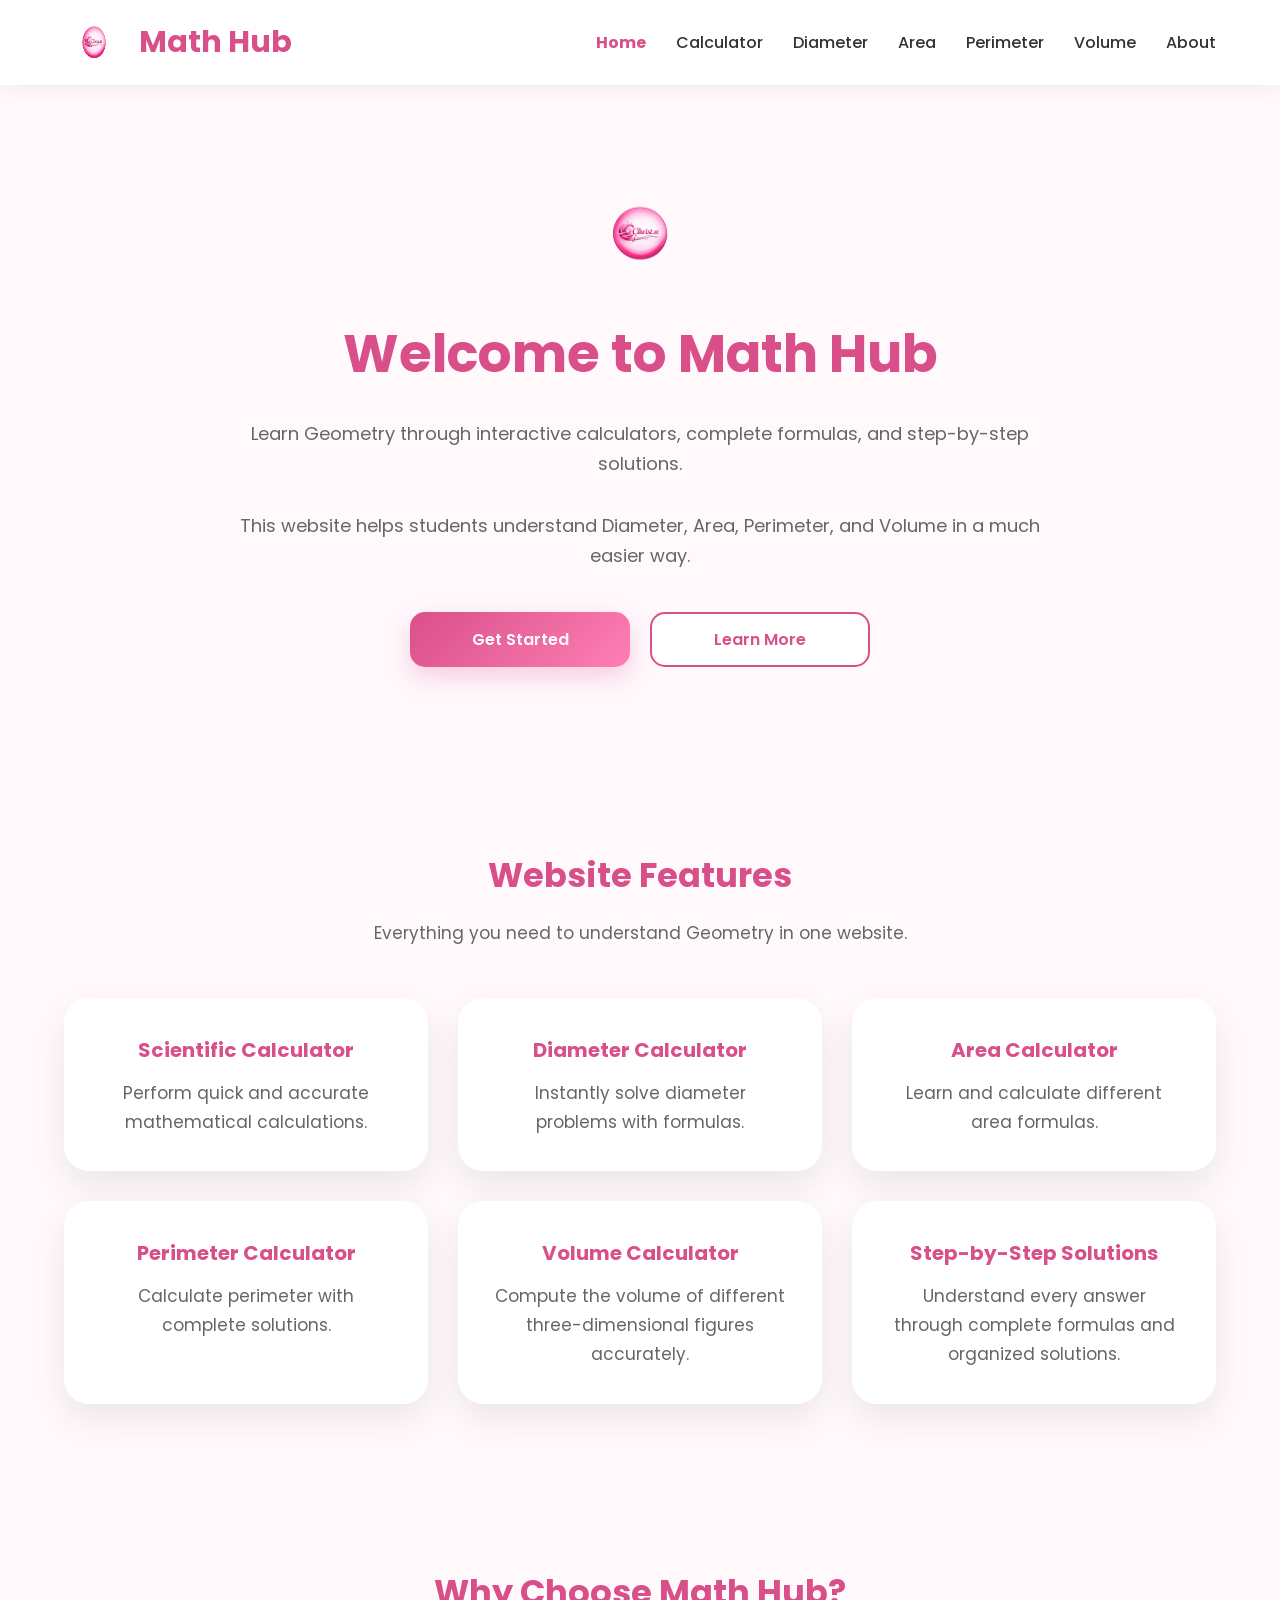
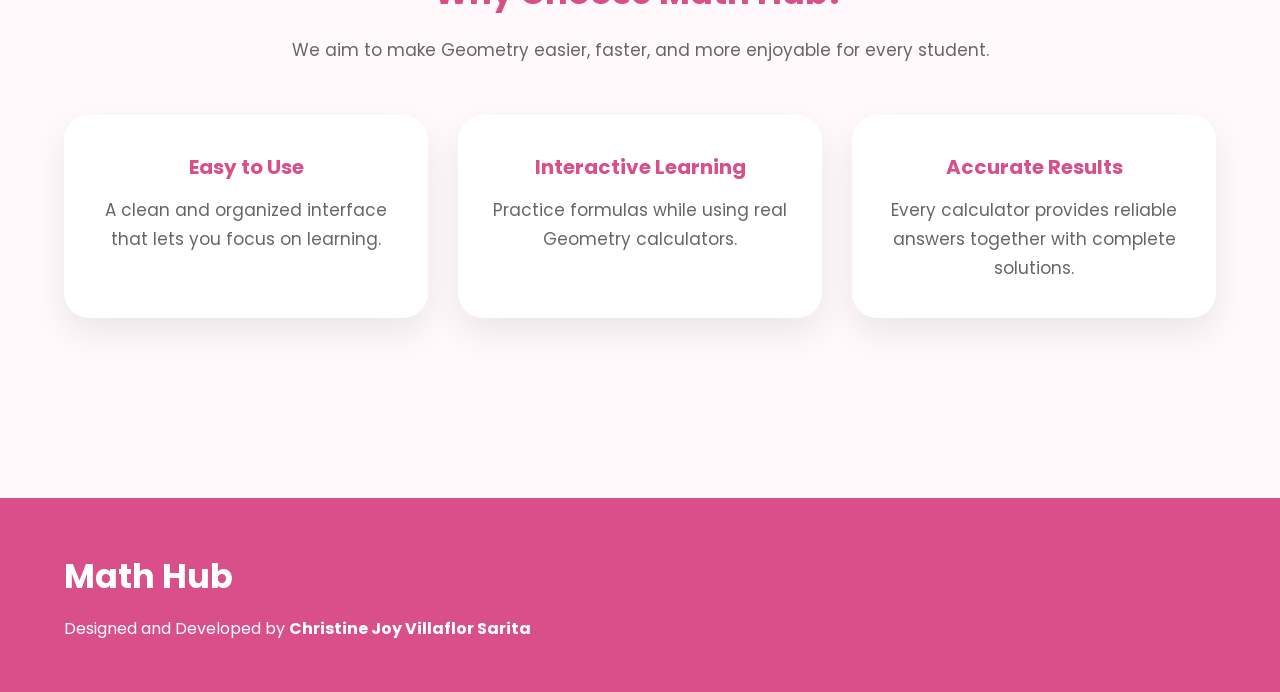
<file: index.html>
<!DOCTYPE html>
<html lang="en">

<head>

    <meta charset="UTF-8">

    <meta name="viewport"
          content="width=device-width, initial-scale=1.0">

    <title>Math Hub | Home</title>

    <link rel="icon"
          type="image/png"
          href="images/logo.png">

    <link rel="stylesheet"
          href="css/style.css">

</head>

<body>

<!--==========================================
                    NAVBAR
===========================================-->

<header>

    <div class="container">

        <nav class="navbar">

            <div class="logo">

                <img src="images/logo.png"
                     alt="Math Hub Logo">

                <h2>Math Hub</h2>

            </div>

            <ul class="nav-links">

                <li><a href="index.html" class="active">Home</a></li>

                <li><a href="calculator.html">Calculator</a></li>

                <li><a href="diameter.html">Diameter</a></li>

                <li><a href="area.html">Area</a></li>

                <li><a href="perimeter.html">Perimeter</a></li>

                <li><a href="volume.html">Volume</a></li>

                <li><a href="about.html">About</a></li>

            </ul>

        </nav>

    </div>

</header>



<!--==========================================
                    HERO
===========================================-->

<section class="hero">

    <div class="container">

        <img class="hero-logo"
             src="images/logo.png"
             alt="Math Hub Logo">

        <h1>Welcome to Math Hub</h1>

        <p>

            Learn Geometry through interactive calculators,
            complete formulas, and step-by-step solutions.

            <br><br>

            This website helps students understand Diameter,
            Area, Perimeter, and Volume in a much easier way.

        </p>

        <div class="hero-buttons">

            <a href="calculator.html"
               class="btn">

                Get Started

            </a>

            <a href="about.html"
               class="btn secondary-btn">

                Learn More

            </a>

        </div>

    </div>

</section>



<!--==========================================
                FEATURES
===========================================-->

<section>

    <div class="container">

        <div class="section-title">

            <h2>Website Features</h2>

            <p>

                Everything you need to understand Geometry
                in one website.

            </p>

        </div>

        <div class="feature-grid">

            <div class="feature-card">

                <h3>Scientific Calculator</h3>

                <p>

                    Perform quick and accurate
                    mathematical calculations.

                </p>

            </div>

            <div class="feature-card">

                <h3>Diameter Calculator</h3>

                <p>

                    Instantly solve diameter
                    problems with formulas.

                </p>

            </div>

            <div class="feature-card">

                <h3>Area Calculator</h3>

                <p>

                    Learn and calculate
                    different area formulas.

                </p>

            </div>

            <div class="feature-card">

                <h3>Perimeter Calculator</h3>

                <p>

                    Calculate perimeter
                    with complete solutions.

                </p>

            </div>

                        <div class="feature-card">

                <h3>Volume Calculator</h3>

                <p>

                    Compute the volume of
                    different three-dimensional
                    figures accurately.

                </p>

            </div>

            <div class="feature-card">

                <h3>Step-by-Step Solutions</h3>

                <p>

                    Understand every answer
                    through complete formulas
                    and organized solutions.

                </p>

            </div>

        </div>

    </div>

</section>



<!--==========================================
            WHY CHOOSE MATH HUB
===========================================-->

<section>

    <div class="container">

        <div class="section-title">

            <h2>Why Choose Math Hub?</h2>

            <p>

                We aim to make Geometry
                easier, faster, and more
                enjoyable for every student.

            </p>

        </div>

        <div class="why-grid">

            <div class="why-card">

                <h3>Easy to Use</h3>

                <p>

                    A clean and organized
                    interface that lets you
                    focus on learning.

                </p>

            </div>

            <div class="why-card">

                <h3>Interactive Learning</h3>

                <p>

                    Practice formulas while
                    using real Geometry
                    calculators.

                </p>

            </div>

            <div class="why-card">

                <h3>Accurate Results</h3>

                <p>

                    Every calculator provides
                    reliable answers together
                    with complete solutions.

                </p>

            </div>

        </div>

    </div>

</section>



<!--==========================================
                    FOOTER
===========================================-->

<footer class="footer">

    <div class="container">

        <h2>Math Hub</h2>

        <p>

            Designed and Developed by

            <strong>Christine Joy Villaflor Sarita</strong>

        </p>

    </div>

</footer>

<script src="js/geometry.js"></script>

</body>

</html>
</file>
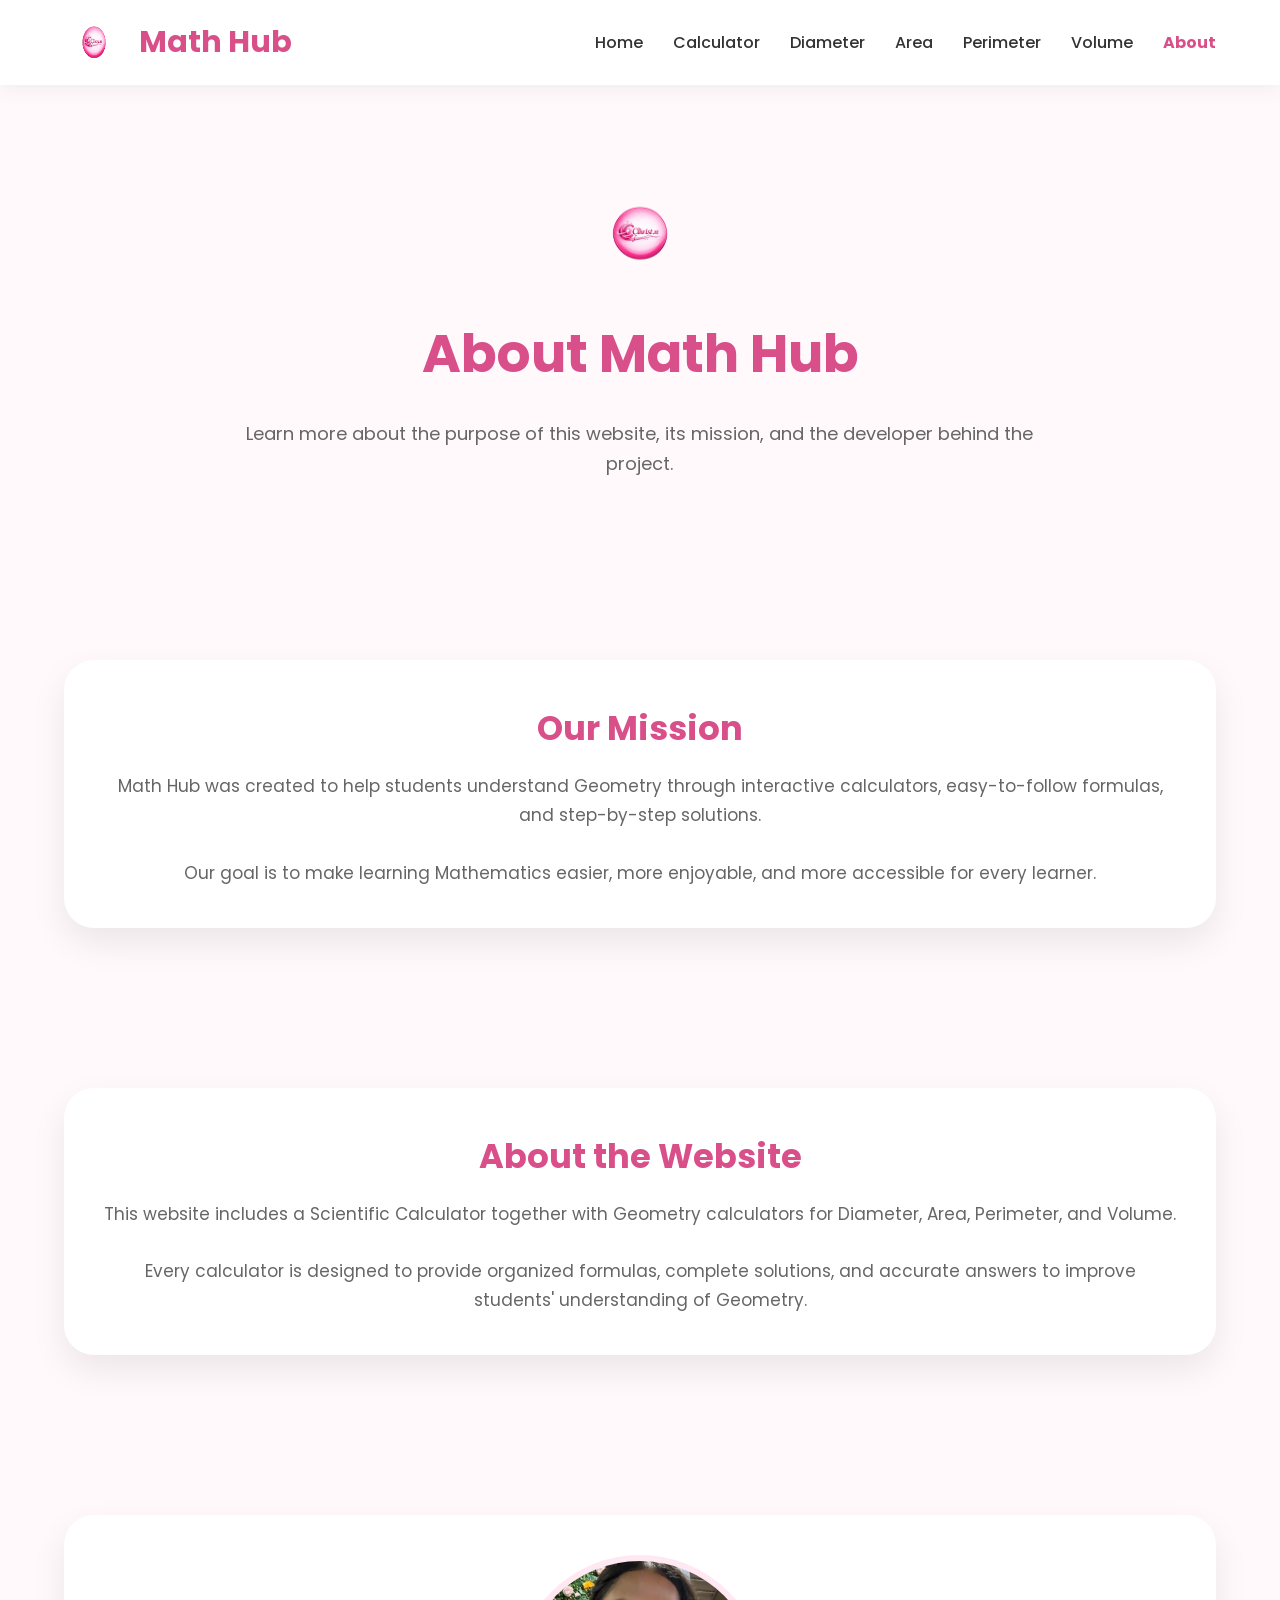
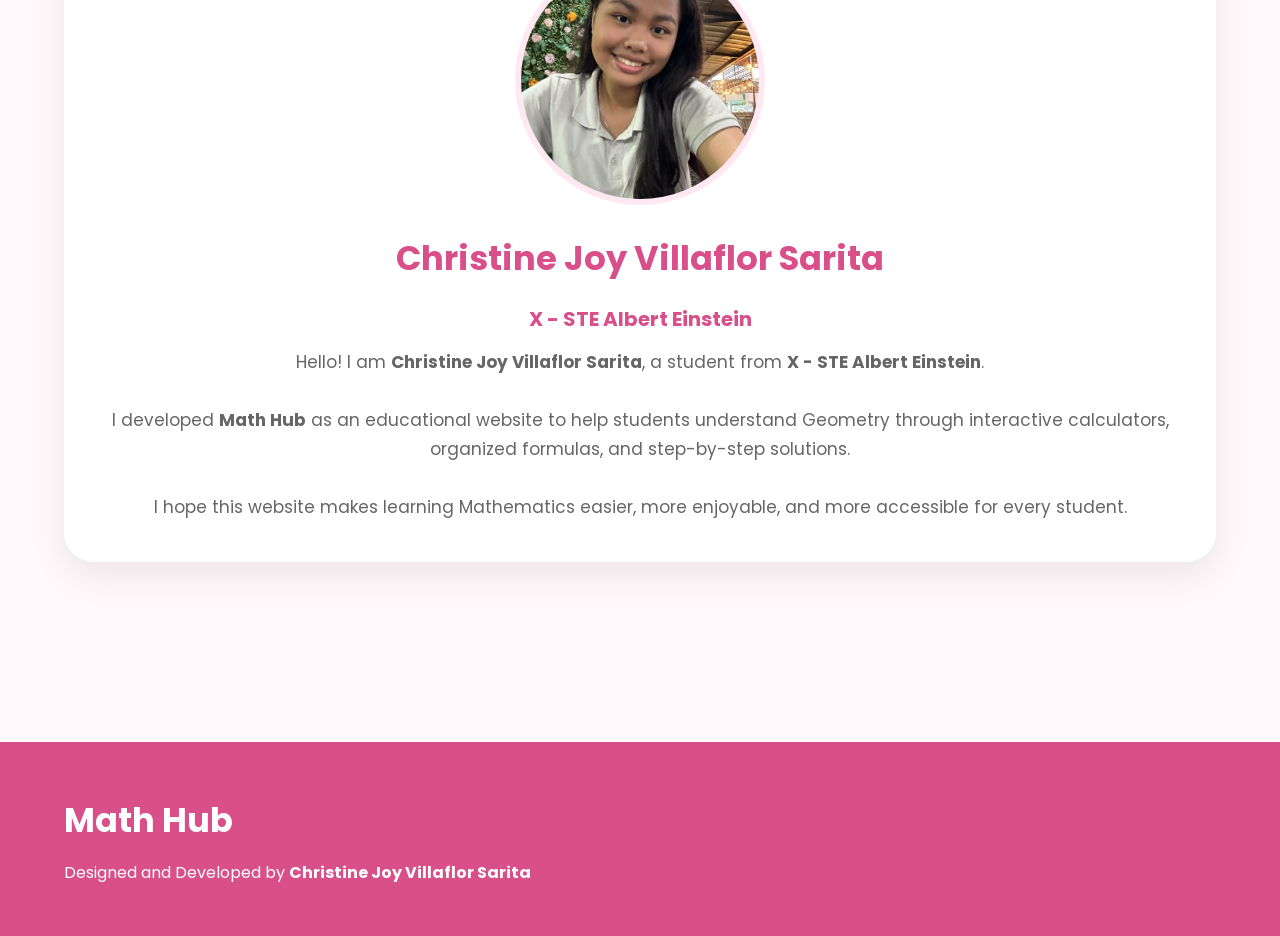
<file: about.html>
<!DOCTYPE html>
<html lang="en">

<head>

    <meta charset="UTF-8">

    <meta name="viewport"
          content="width=device-width, initial-scale=1.0">

    <title>Math Hub | About</title>

    <link rel="icon"
          type="image/png"
          href="images/logo.png">

    <link rel="stylesheet"
          href="css/style.css">

</head>

<body>

<!--==========================================
                    NAVBAR
===========================================-->

<header>

    <div class="container">

        <nav class="navbar">

            <div class="logo">

                <img src="images/logo.png"
                     alt="Math Hub Logo">

                <h2>Math Hub</h2>

            </div>

            <ul class="nav-links">

                <li><a href="index.html">Home</a></li>

                <li><a href="calculator.html">Calculator</a></li>

                <li><a href="diameter.html">Diameter</a></li>

                <li><a href="area.html">Area</a></li>

                <li><a href="perimeter.html">Perimeter</a></li>

                <li><a href="volume.html">Volume</a></li>

                <li><a href="about.html" class="active">About</a></li>

            </ul>

        </nav>

    </div>

</header>



<!--==========================================
                    HERO
===========================================-->

<section class="hero">

    <div class="container">

        <img class="hero-logo"
             src="images/logo.png"
             alt="Math Hub Logo">

        <h1>About Math Hub</h1>

        <p>

            Learn more about the purpose of this website,
            its mission, and the developer behind the project.

        </p>

    </div>

</section>



<!--==========================================
                    MISSION
===========================================-->

<section class="about-section">

    <div class="container">

        <div class="about-card">

            <h2>Our Mission</h2>

            <p>

                Math Hub was created to help students
                understand Geometry through interactive
                calculators, easy-to-follow formulas,
                and step-by-step solutions.

                <br><br>

                Our goal is to make learning Mathematics
                easier, more enjoyable, and more accessible
                for every learner.

            </p>

        </div>

    </div>

</section>



<!--==========================================
                ABOUT WEBSITE
===========================================-->

<section class="about-section">

    <div class="container">

        <div class="about-card">

            <h2>About the Website</h2>

            <p>

                This website includes a Scientific Calculator
                together with Geometry calculators for
                Diameter, Area, Perimeter, and Volume.

                <br><br>

                Every calculator is designed to provide
                organized formulas, complete solutions,
                and accurate answers to improve students'
                understanding of Geometry.

            </p>

        </div>

    </div>

</section>

<!--==========================================
                DEVELOPER
===========================================-->

<section class="about-section">

    <div class="container">

        <div class="about-card">

            <img src="images/profile.jpg"
                 alt="Developer Profile">

            <h2>Christine Joy Villaflor Sarita</h2>

            <h3>X - STE Albert Einstein</h3>

            <p>

                Hello! I am <strong>Christine Joy Villaflor Sarita</strong>,
                a student from <strong>X - STE Albert Einstein</strong>.

                <br><br>

                I developed <strong>Math Hub</strong> as an educational
                website to help students understand Geometry through
                interactive calculators, organized formulas, and
                step-by-step solutions.

                <br><br>

                I hope this website makes learning Mathematics
                easier, more enjoyable, and more accessible for
                every student.

            </p>

        </div>

    </div>

</section>



<!--==========================================
                    FOOTER
===========================================-->

<footer class="footer">

    <div class="container">

        <h2>Math Hub</h2>

        <p>

            Designed and Developed by

            <strong>Christine Joy Villaflor Sarita</strong>

        </p>

    </div>

</footer>



<script src="js/geometry.js"></script>

</body>

</html>
</file>
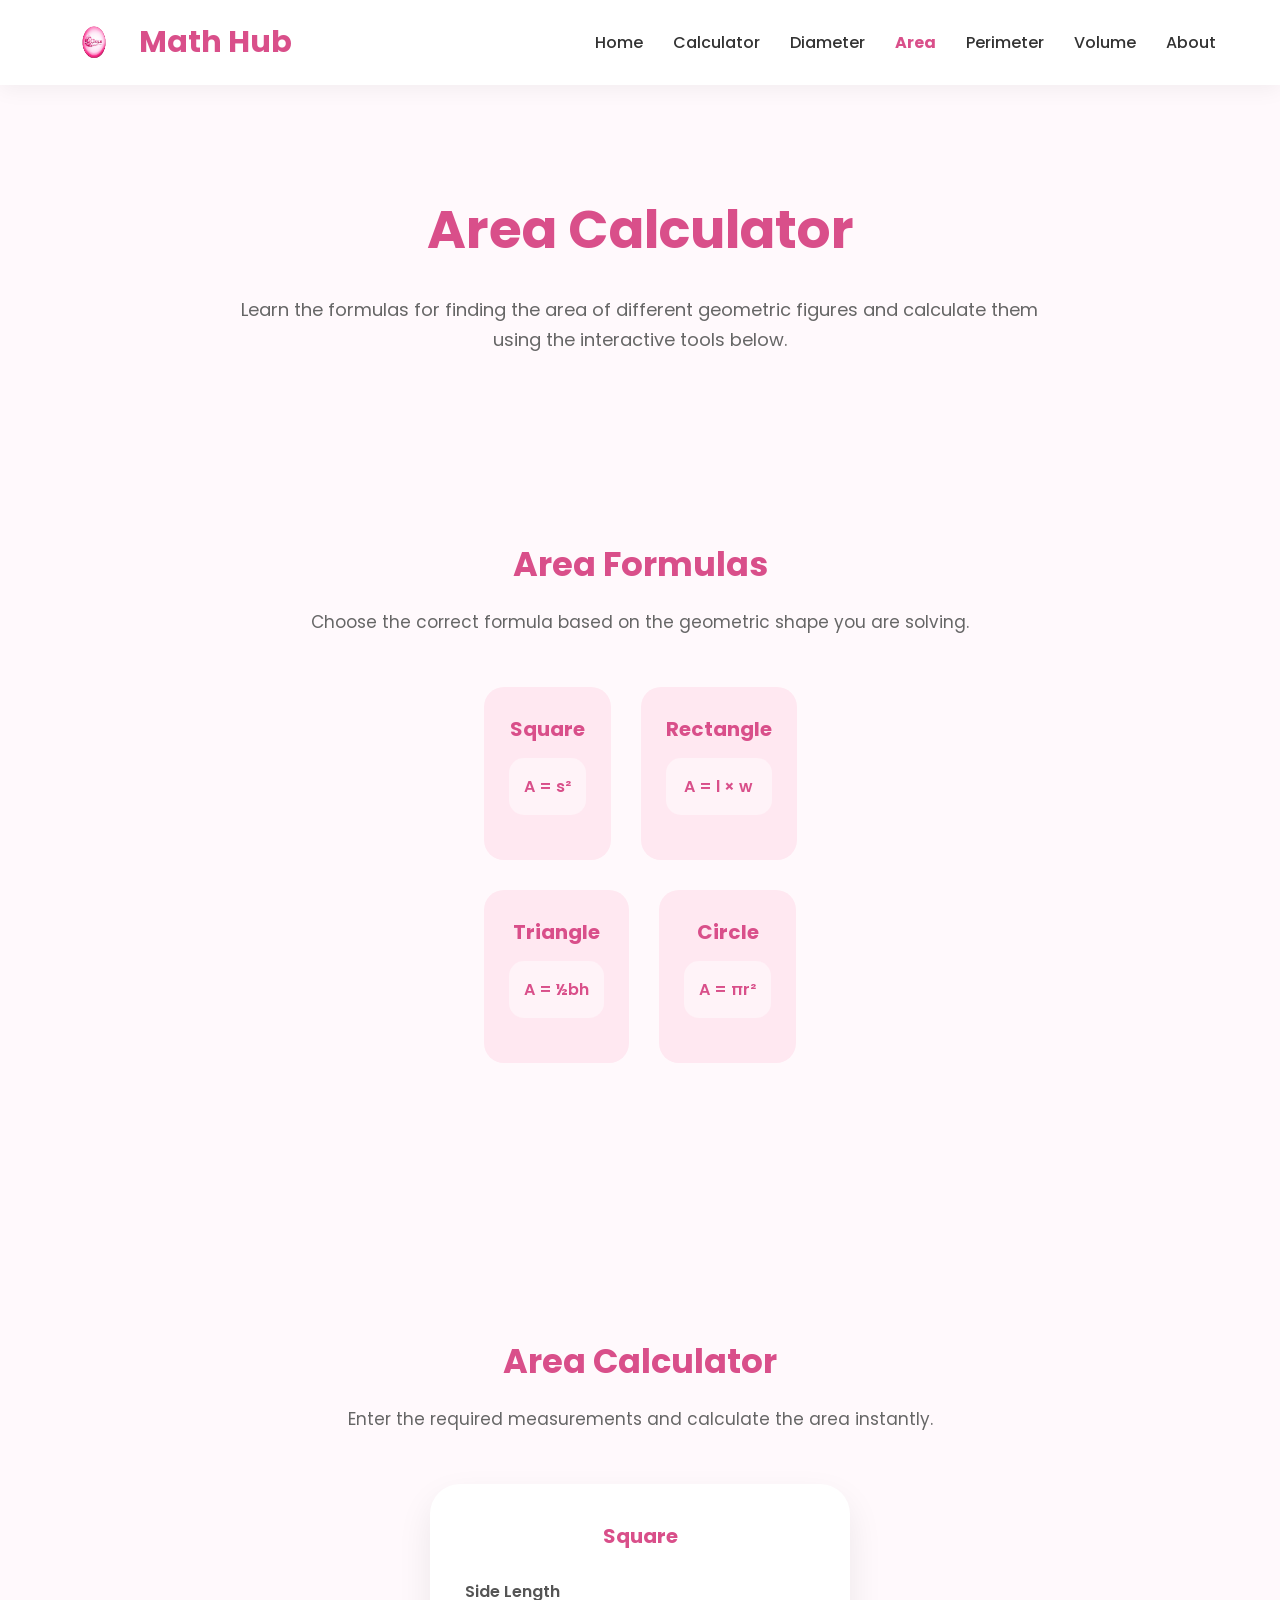
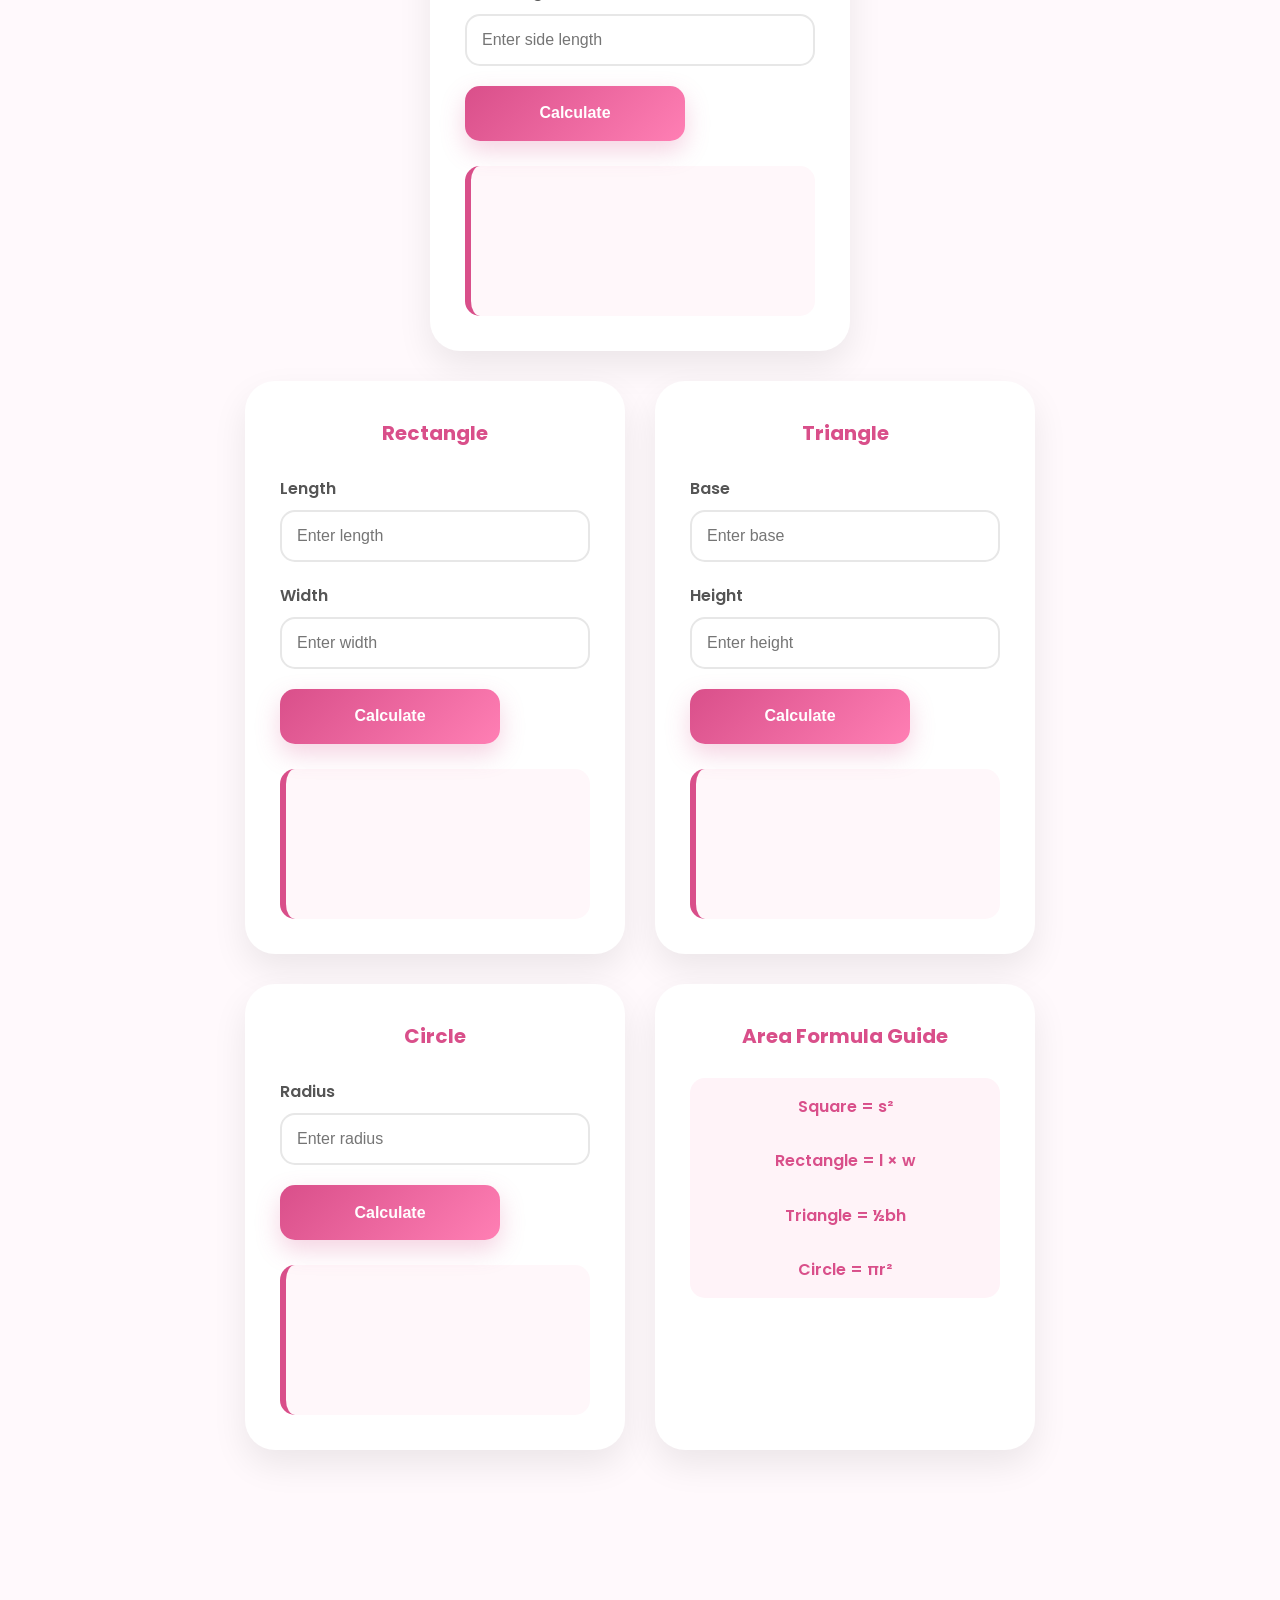
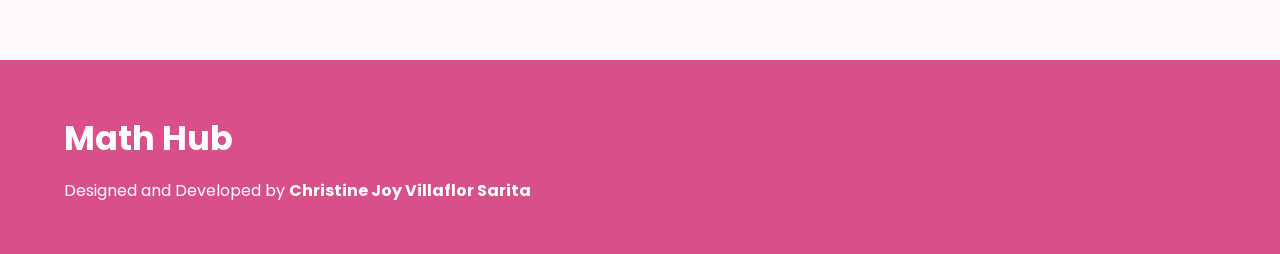
<file: area.html>
<!DOCTYPE html>
<html lang="en">

<head>

    <meta charset="UTF-8">

    <meta name="viewport"
          content="width=device-width, initial-scale=1.0">

    <title>Math Hub | Area</title>

    <link rel="icon"
          type="image/png"
          href="images/logo.png">

    <link rel="stylesheet"
          href="css/style.css">

</head>

<body>

<!--==========================================
                    NAVBAR
===========================================-->

<header>

    <div class="container">

        <nav class="navbar">

            <div class="logo">

                <img src="images/logo.png"
                     alt="Math Hub Logo">

                <h2>Math Hub</h2>

            </div>

            <ul class="nav-links">

                <li><a href="index.html">Home</a></li>

                <li><a href="calculator.html">Calculator</a></li>

                <li><a href="diameter.html">Diameter</a></li>

                <li><a href="area.html" class="active">Area</a></li>

                <li><a href="perimeter.html">Perimeter</a></li>

                <li><a href="volume.html">Volume</a></li>

                <li><a href="about.html">About</a></li>

            </ul>

        </nav>

    </div>

</header>



<!--==========================================
                    HERO
===========================================-->

<section class="hero">

    <div class="container">

        <h1>Area Calculator</h1>

        <p>

            Learn the formulas for finding the area of
            different geometric figures and calculate
            them using the interactive tools below.

        </p>

    </div>

</section>



<!--==========================================
                FORMULA SECTION
===========================================-->

<section class="formula-section">

    <div class="container">

        <div class="section-title">

            <h2>Area Formulas</h2>

            <p>

                Choose the correct formula based on the
                geometric shape you are solving.

            </p>

        </div>



        <!-- TOP ROW -->

        <div class="row">

            <div class="formula-card">

                <h3>Square</h3>

                <div class="formula">

                    A = s²

                </div>

            </div>

            <div class="formula-card">

                <h3>Rectangle</h3>

                <div class="formula">

                    A = l × w

                </div>

            </div>

        </div>



        <!-- BOTTOM ROW -->

        <div class="row">

            <div class="formula-card">

                <h3>Triangle</h3>

                <div class="formula">

                    A = ½bh

                </div>

            </div>

            <div class="formula-card">

                <h3>Circle</h3>

                <div class="formula">

                    A = πr²

                </div>

            </div>

        </div>

    </div>

</section>

<!--==========================================
            CALCULATOR SECTION
===========================================-->

<section class="calculator-section">

    <div class="container">

        <div class="section-title">

            <h2>Area Calculator</h2>

            <p>

                Enter the required measurements and
                calculate the area instantly.

            </p>

        </div>



        <!-- TOP CARD -->

        <div class="single-row">

            <div class="calc-card">

                <h3>Square</h3>

                <label>Side Length</label>

                <input
                    type="number"
                    id="squareSide"
                    placeholder="Enter side length">

                <button onclick="calculateSquareArea()">

                    Calculate

                </button>

                <div
                    class="result"
                    id="squareAreaResult">

                </div>

            </div>

        </div>



        <!-- SECOND ROW -->

        <div class="double-row">

            <div class="calc-card">

                <h3>Rectangle</h3>

                <label>Length</label>

                <input
                    type="number"
                    id="rectangleLength"
                    placeholder="Enter length">

                <label>Width</label>

                <input
                    type="number"
                    id="rectangleWidth"
                    placeholder="Enter width">

                <button onclick="calculateRectangleArea()">

                    Calculate

                </button>

                <div
                    class="result"
                    id="rectangleAreaResult">

                </div>

            </div>



            <div class="calc-card">

                <h3>Triangle</h3>

                <label>Base</label>

                <input
                    type="number"
                    id="triangleBase"
                    placeholder="Enter base">

                <label>Height</label>

                <input
                    type="number"
                    id="triangleHeight"
                    placeholder="Enter height">

                <button onclick="calculateTriangleArea()">

                    Calculate

                </button>

                <div
                    class="result"
                    id="triangleAreaResult">

                </div>

            </div>

        </div>



        <!-- THIRD ROW -->

        <div class="double-row">

            <div class="calc-card">

                <h3>Circle</h3>

                <label>Radius</label>

                <input
                    type="number"
                    id="circleRadius"
                    placeholder="Enter radius">

                <button onclick="calculateCircleArea()">

                    Calculate

                </button>

                <div
                    class="result"
                    id="circleAreaResult">

                </div>

            </div>



            <div class="calc-card">

                <h3>Area Formula Guide</h3>

                <div class="formula">

                    Square = s²

                    <br><br>

                    Rectangle = l × w

                    <br><br>

                    Triangle = ½bh

                    <br><br>

                    Circle = πr²

                </div>

            </div>

        </div>

    </div>

</section>



<!--==========================================
                    FOOTER
===========================================-->

<footer class="footer">

    <div class="container">

        <h2>Math Hub</h2>

        <p>

            Designed and Developed by

            <strong>Christine Joy Villaflor Sarita</strong>

        </p>

    </div>

</footer>

<script src="js/geometry.js"></script>

</body>

</html>
</file>
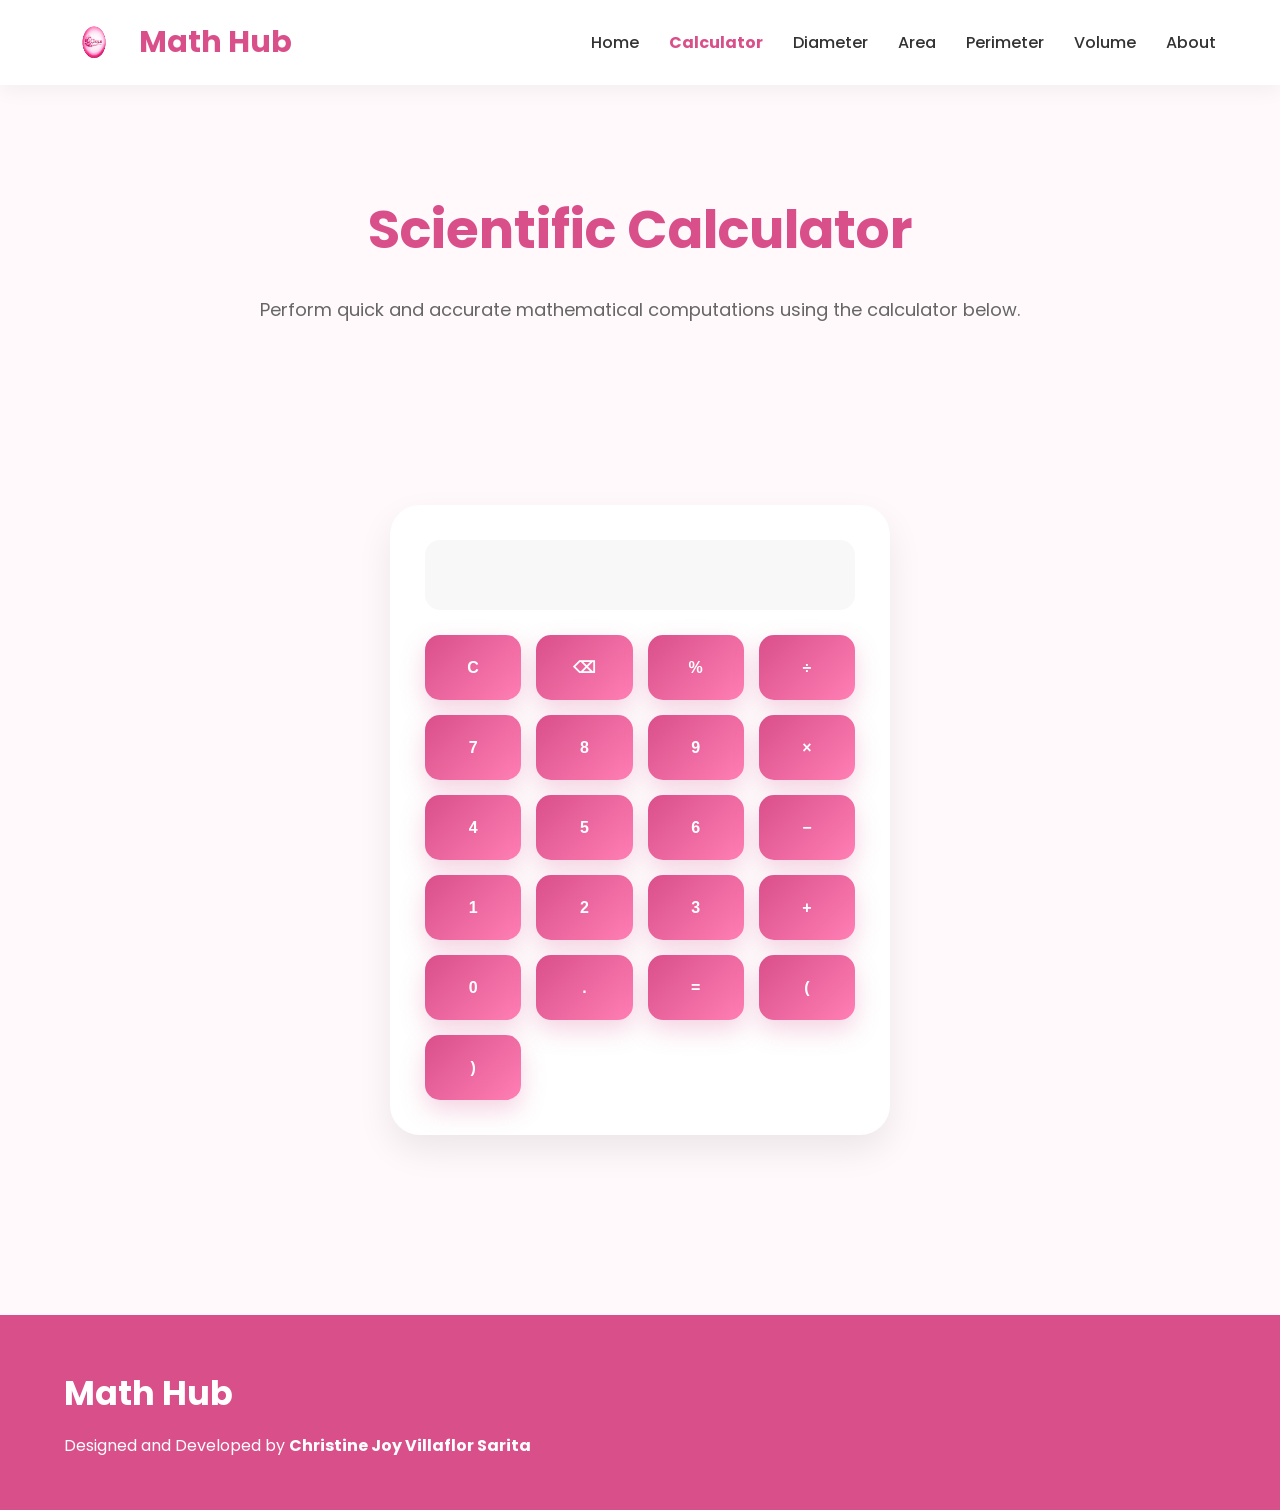
<file: calculator.html>
<!DOCTYPE html>
<html lang="en">

<head>

    <meta charset="UTF-8">

    <meta name="viewport"
          content="width=device-width, initial-scale=1.0">

    <title>Math Hub | Calculator</title>

    <link rel="icon"
          type="image/png"
          href="images/logo.png">

    <link rel="stylesheet"
          href="css/style.css">

</head>

<body>

<!--==========================================
                    NAVBAR
===========================================-->

<header>

    <div class="container">

        <nav class="navbar">

            <div class="logo">

                <img src="images/logo.png"
                     alt="Math Hub Logo">

                <h2>Math Hub</h2>

            </div>

            <ul class="nav-links">

                <li><a href="index.html">Home</a></li>

                <li><a href="calculator.html" class="active">Calculator</a></li>

                <li><a href="diameter.html">Diameter</a></li>

                <li><a href="area.html">Area</a></li>

                <li><a href="perimeter.html">Perimeter</a></li>

                <li><a href="volume.html">Volume</a></li>

                <li><a href="about.html">About</a></li>

            </ul>

        </nav>

    </div>

</header>



<!--==========================================
                    HERO
===========================================-->

<section class="hero">

    <div class="container">

        <h1>Scientific Calculator</h1>

        <p>

            Perform quick and accurate mathematical
            computations using the calculator below.

        </p>

    </div>

</section>



<!--==========================================
            CALCULATOR
===========================================-->

<section>

    <div class="container">

        <div class="calculator-container">

            <input
                type="text"
                id="display"
                class="calculator-display"
                readonly>

            <div class="calculator-buttons">

                <button onclick="clearDisplay()">C</button>

                <button onclick="deleteLast()">⌫</button>

                <button onclick="appendValue('%')">%</button>

                <button onclick="appendValue('/')">÷</button>

                <button onclick="appendValue('7')">7</button>

                <button onclick="appendValue('8')">8</button>

                <button onclick="appendValue('9')">9</button>

                <button onclick="appendValue('*')">×</button>

                <button onclick="appendValue('4')">4</button>

                <button onclick="appendValue('5')">5</button>

                <button onclick="appendValue('6')">6</button>

                <button onclick="appendValue('-')">−</button>

                                <button onclick="appendValue('1')">1</button>

                <button onclick="appendValue('2')">2</button>

                <button onclick="appendValue('3')">3</button>

                <button onclick="appendValue('+')">+</button>

                <button onclick="appendValue('0')">0</button>

                <button onclick="appendValue('.')">.</button>

                <button onclick="calculate()">=</button>

                <button onclick="appendValue('(')">(</button>

                <button onclick="appendValue(')')">)</button>

            </div>

        </div>

    </div>

</section>



<!--==========================================
                    FOOTER
===========================================-->

<footer class="footer">

    <div class="container">

        <h2>Math Hub</h2>

        <p>

            Designed and Developed by

            <strong>Christine Joy Villaflor Sarita</strong>

        </p>

    </div>

</footer>



<script src="js/geometry.js"></script>

</body>

</html>
</file>
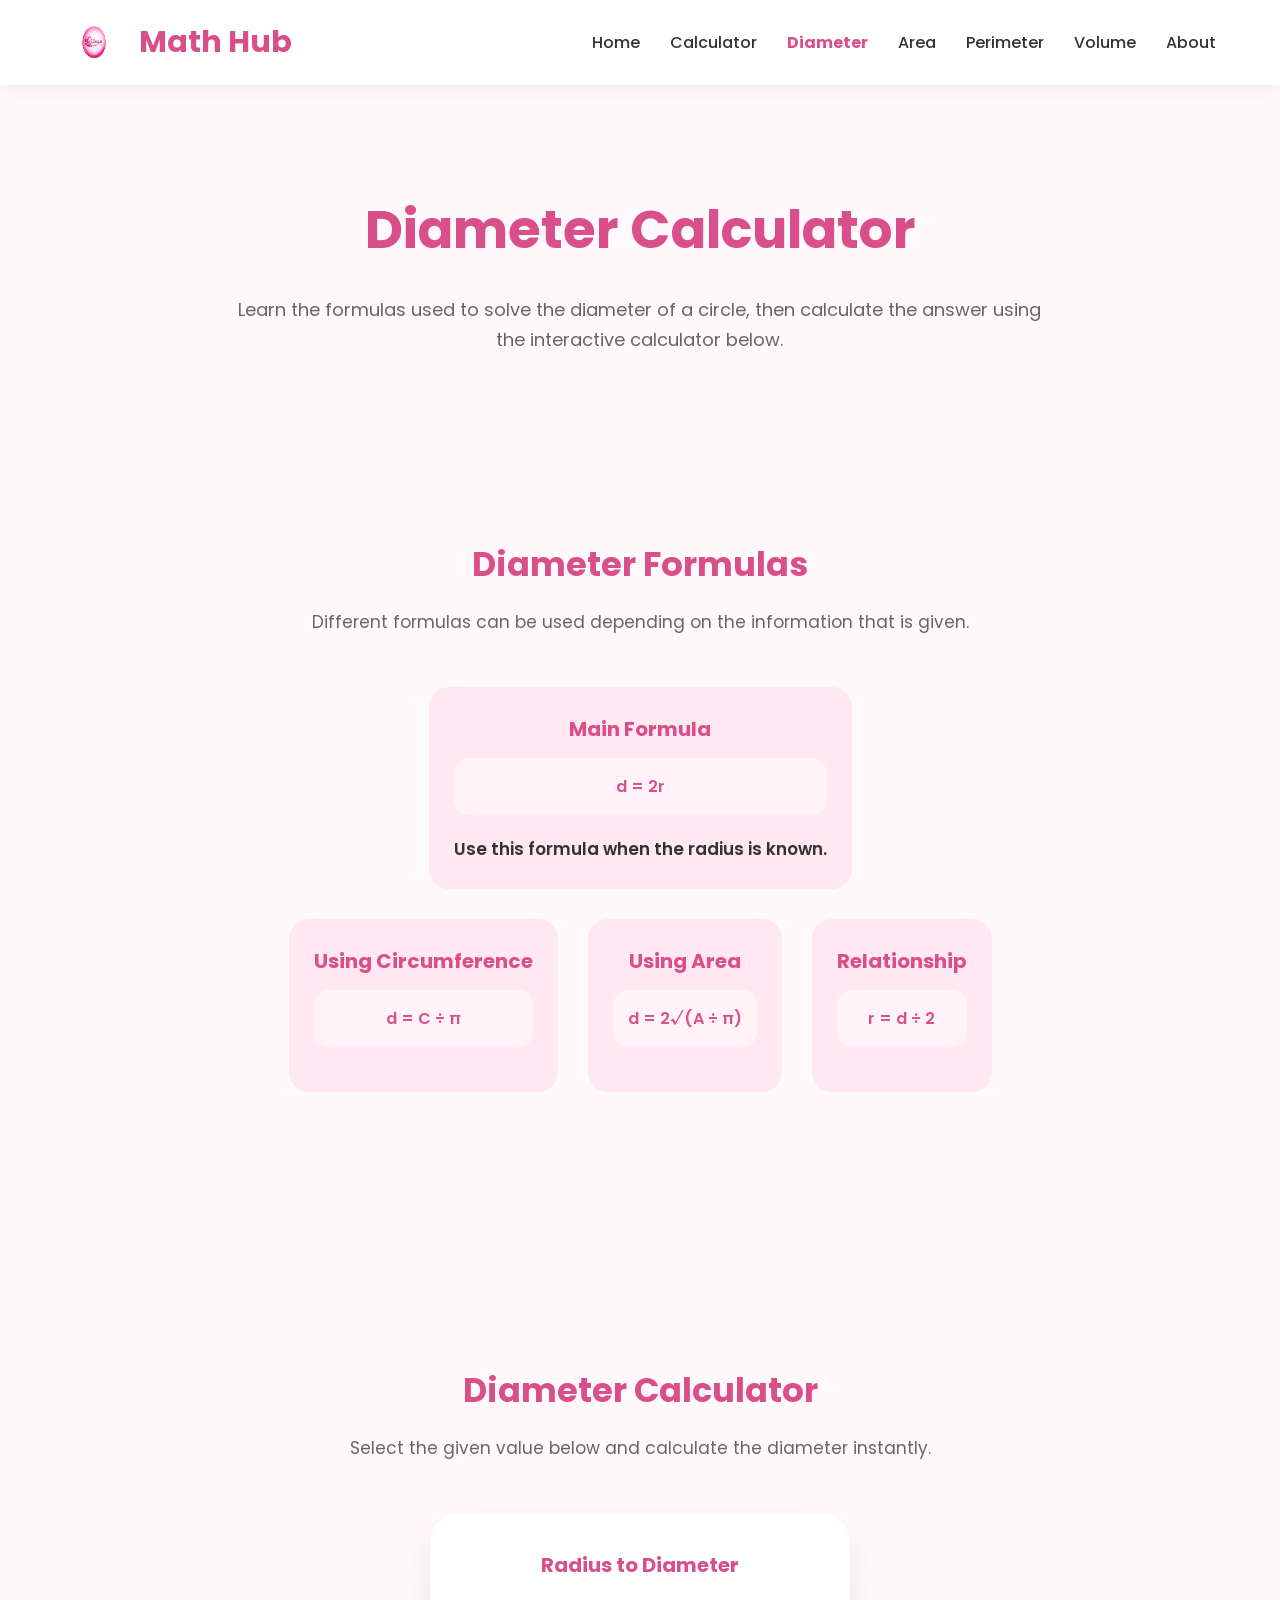
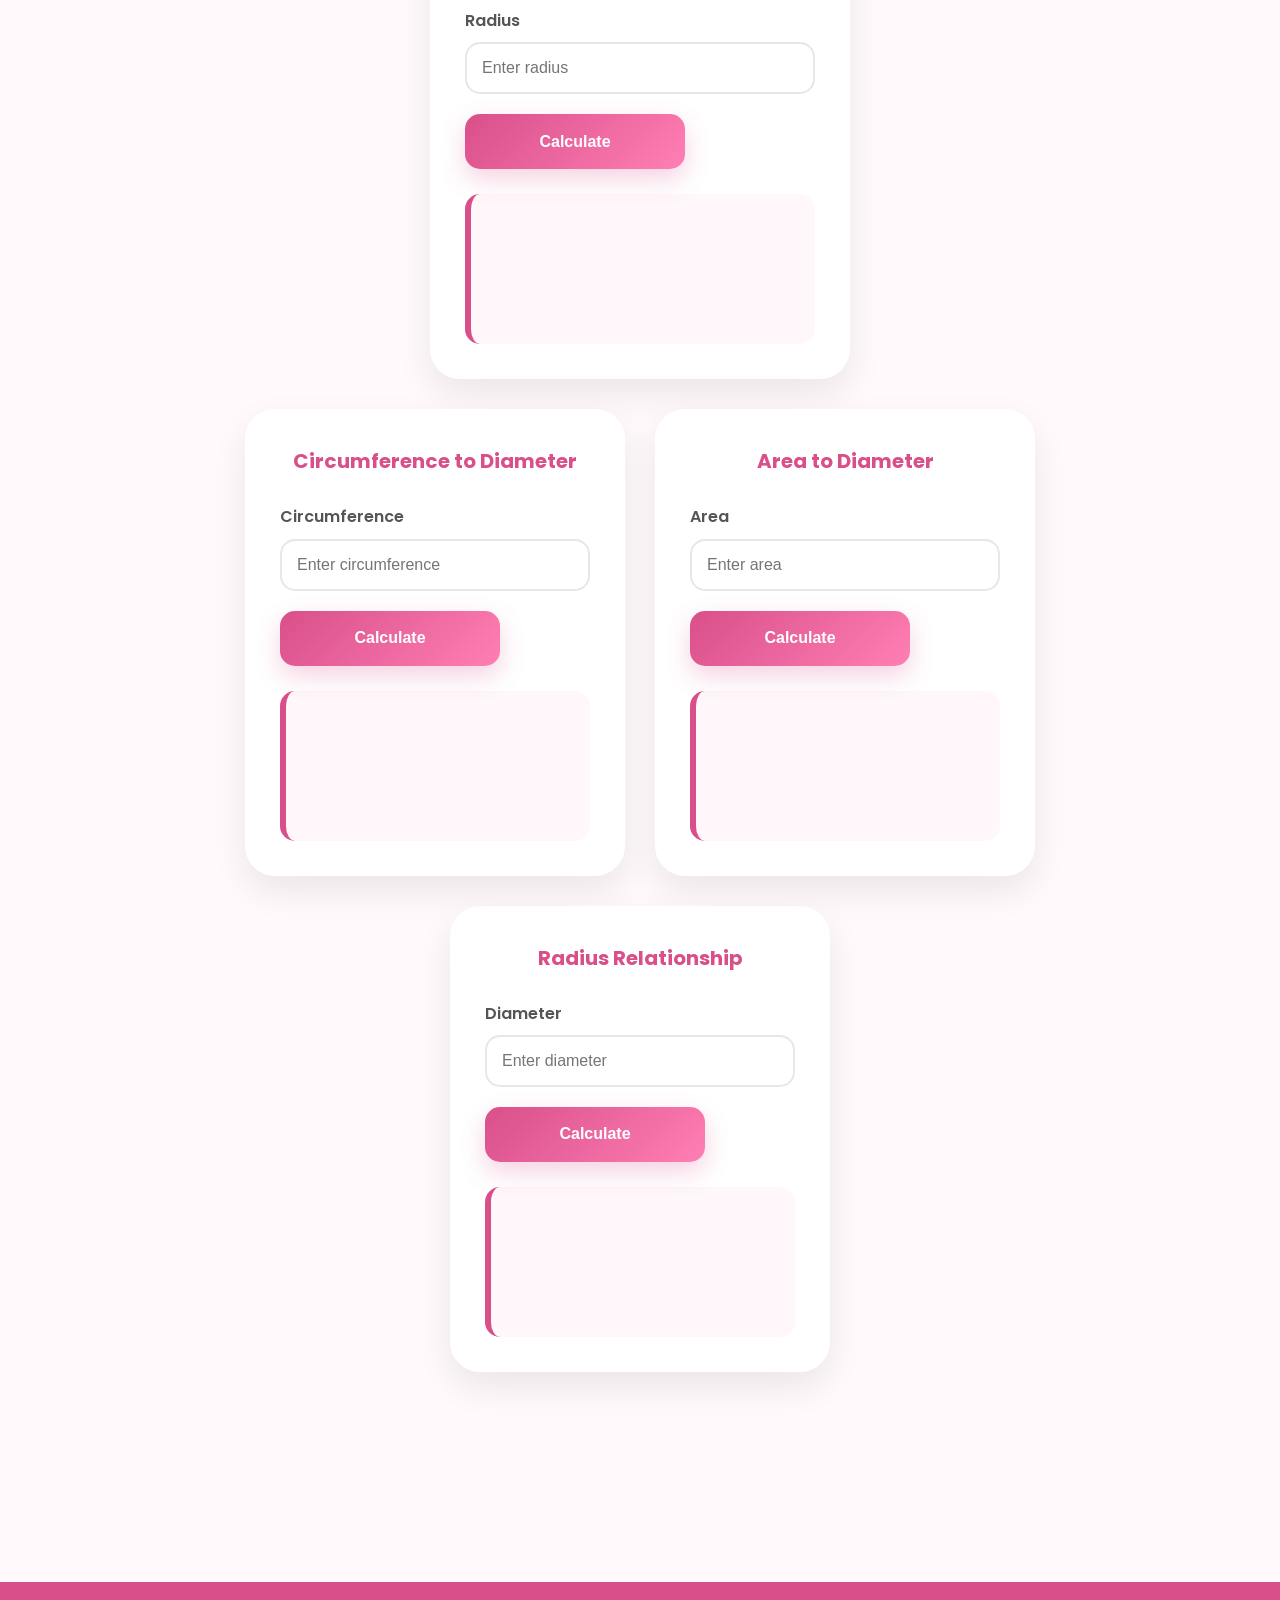
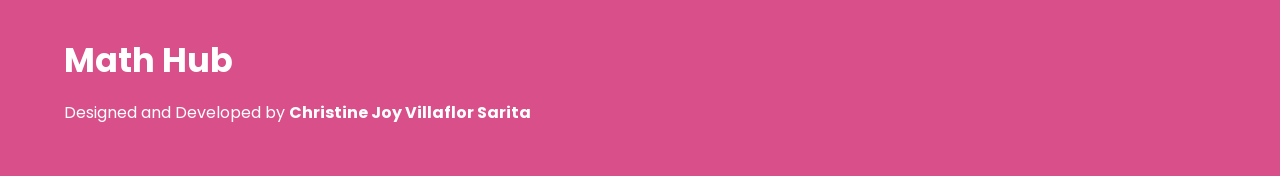
<file: diameter.html>
<!DOCTYPE html>
<html lang="en">

<head>

    <meta charset="UTF-8">

    <meta name="viewport"
          content="width=device-width, initial-scale=1.0">

    <title>Math Hub | Diameter</title>

    <link rel="icon"
          type="image/png"
          href="images/logo.png">

    <link rel="stylesheet"
          href="css/style.css">

</head>

<body>

<!--==========================================
                    NAVBAR
===========================================-->

<header>

    <div class="container">

        <nav class="navbar">

            <div class="logo">

                <img src="images/logo.png"
                     alt="Math Hub Logo">

                <h2>Math Hub</h2>

            </div>

            <ul class="nav-links">

                <li><a href="index.html">Home</a></li>

                <li><a href="calculator.html">Calculator</a></li>

                <li><a href="diameter.html" class="active">Diameter</a></li>

                <li><a href="area.html">Area</a></li>

                <li><a href="perimeter.html">Perimeter</a></li>

                <li><a href="volume.html">Volume</a></li>

                <li><a href="about.html">About</a></li>

            </ul>

        </nav>

    </div>

</header>



<!--==========================================
                    HERO
===========================================-->

<section class="hero">

    <div class="container">

        <h1>Diameter Calculator</h1>

        <p>

            Learn the formulas used to solve the diameter
            of a circle, then calculate the answer using
            the interactive calculator below.

        </p>

    </div>

</section>



<!--==========================================
                FORMULA SECTION
===========================================-->

<section class="formula-section">

    <div class="container">

        <div class="section-title">

            <h2>Diameter Formulas</h2>

            <p>

                Different formulas can be used depending
                on the information that is given.

            </p>

        </div>



        <!-- TOP CARD -->

        <div class="single-row">

            <div class="formula-card">

                <h3>Main Formula</h3>

                <div class="formula">

                    d = 2r

                </div>

                <p>

                    Use this formula when
                    the radius is known.

                </p>

            </div>

        </div>



        <!-- BOTTOM ROW -->

        <div class="row">

            <div class="formula-card">

                <h3>Using Circumference</h3>

                <div class="formula">

                    d = C ÷ π

                </div>

            </div>



            <div class="formula-card">

                <h3>Using Area</h3>

                <div class="formula">

                    d = 2√(A ÷ π)

                </div>

            </div>



            <div class="formula-card">

                <h3>Relationship</h3>

                <div class="formula">

                    r = d ÷ 2

                </div>

            </div>

        </div>

    </div>

</section>

<!--==========================================
            CALCULATOR SECTION
===========================================-->

<section class="calculator-section">

    <div class="container">

        <div class="section-title">

            <h2>Diameter Calculator</h2>

            <p>

                Select the given value below and calculate
                the diameter instantly.

            </p>

        </div>



        <!-- TOP CARD -->

        <div class="single-row">

            <div class="calc-card">

                <h3>Radius to Diameter</h3>

                <label>Radius</label>

                <input
                    type="number"
                    id="radiusInput"
                    placeholder="Enter radius">

                <button onclick="calculateDiameterRadius()">

                    Calculate

                </button>

                <div
                    class="result"
                    id="radiusResult">

                </div>

            </div>

        </div>



        <!-- BOTTOM ROW -->

        <div class="row">

            <div class="calc-card">

                <h3>Circumference to Diameter</h3>

                <label>Circumference</label>

                <input
                    type="number"
                    id="circumferenceInput"
                    placeholder="Enter circumference">

                <button onclick="calculateDiameterCircumference()">

                    Calculate

                </button>

                <div
                    class="result"
                    id="circumferenceResult">

                </div>

            </div>



            <div class="calc-card">

                <h3>Area to Diameter</h3>

                <label>Area</label>

                <input
                    type="number"
                    id="areaInput"
                    placeholder="Enter area">

                <button onclick="calculateDiameterArea()">

                    Calculate

                </button>

                <div
                    class="result"
                    id="areaResult">

                </div>

            </div>



            <div class="calc-card">

                <h3>Radius Relationship</h3>

                <label>Diameter</label>

                <input
                    type="number"
                    id="diameterInput"
                    placeholder="Enter diameter">

                <button onclick="calculateRadiusFromDiameter()">

                    Calculate

                </button>

                <div
                    class="result"
                    id="diameterResult">

                </div>

            </div>

        </div>

    </div>

</section>



<!--==========================================
                    FOOTER
===========================================-->

<footer class="footer">

    <div class="container">

        <h2>Math Hub</h2>

        <p>

            Designed and Developed by

            <strong>Christine Joy Villaflor Sarita</strong>

        </p>

    </div>

</footer>



<script src="js/geometry.js"></script>

</body>

</html>
</file>
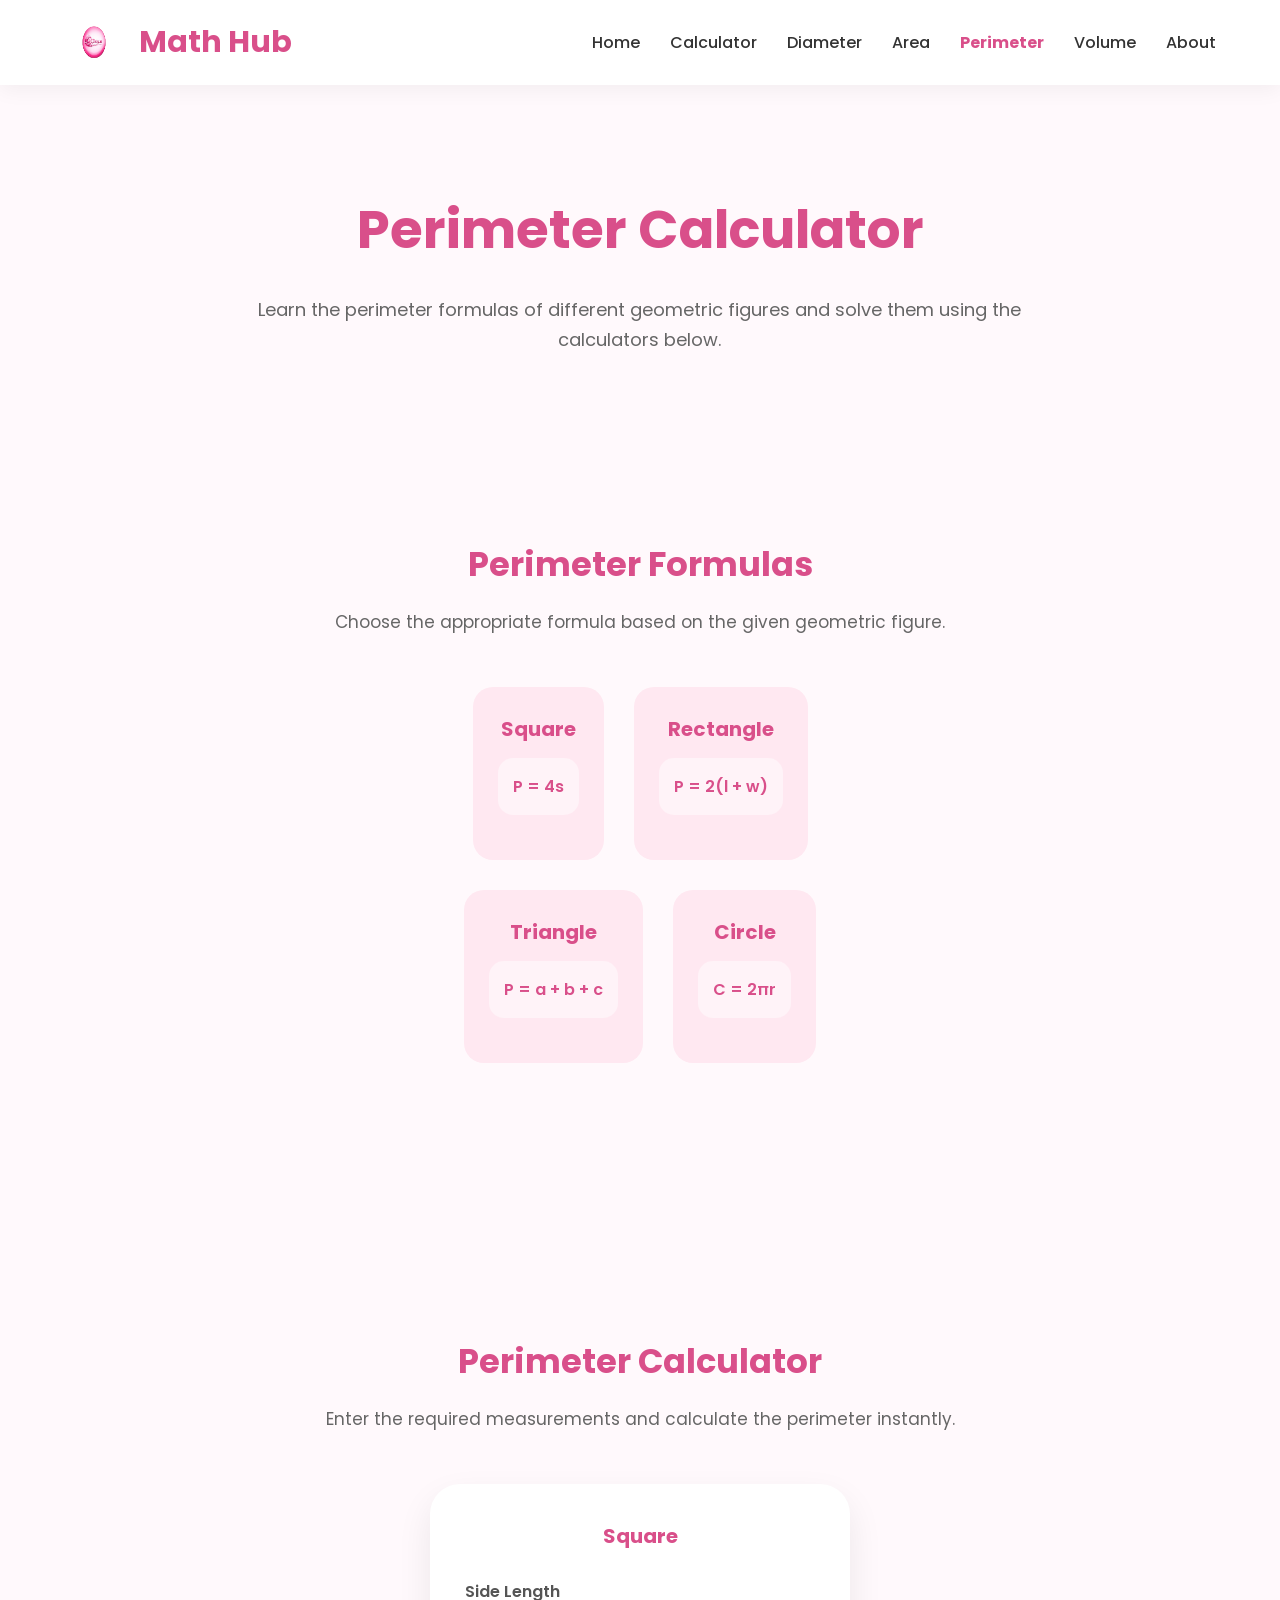
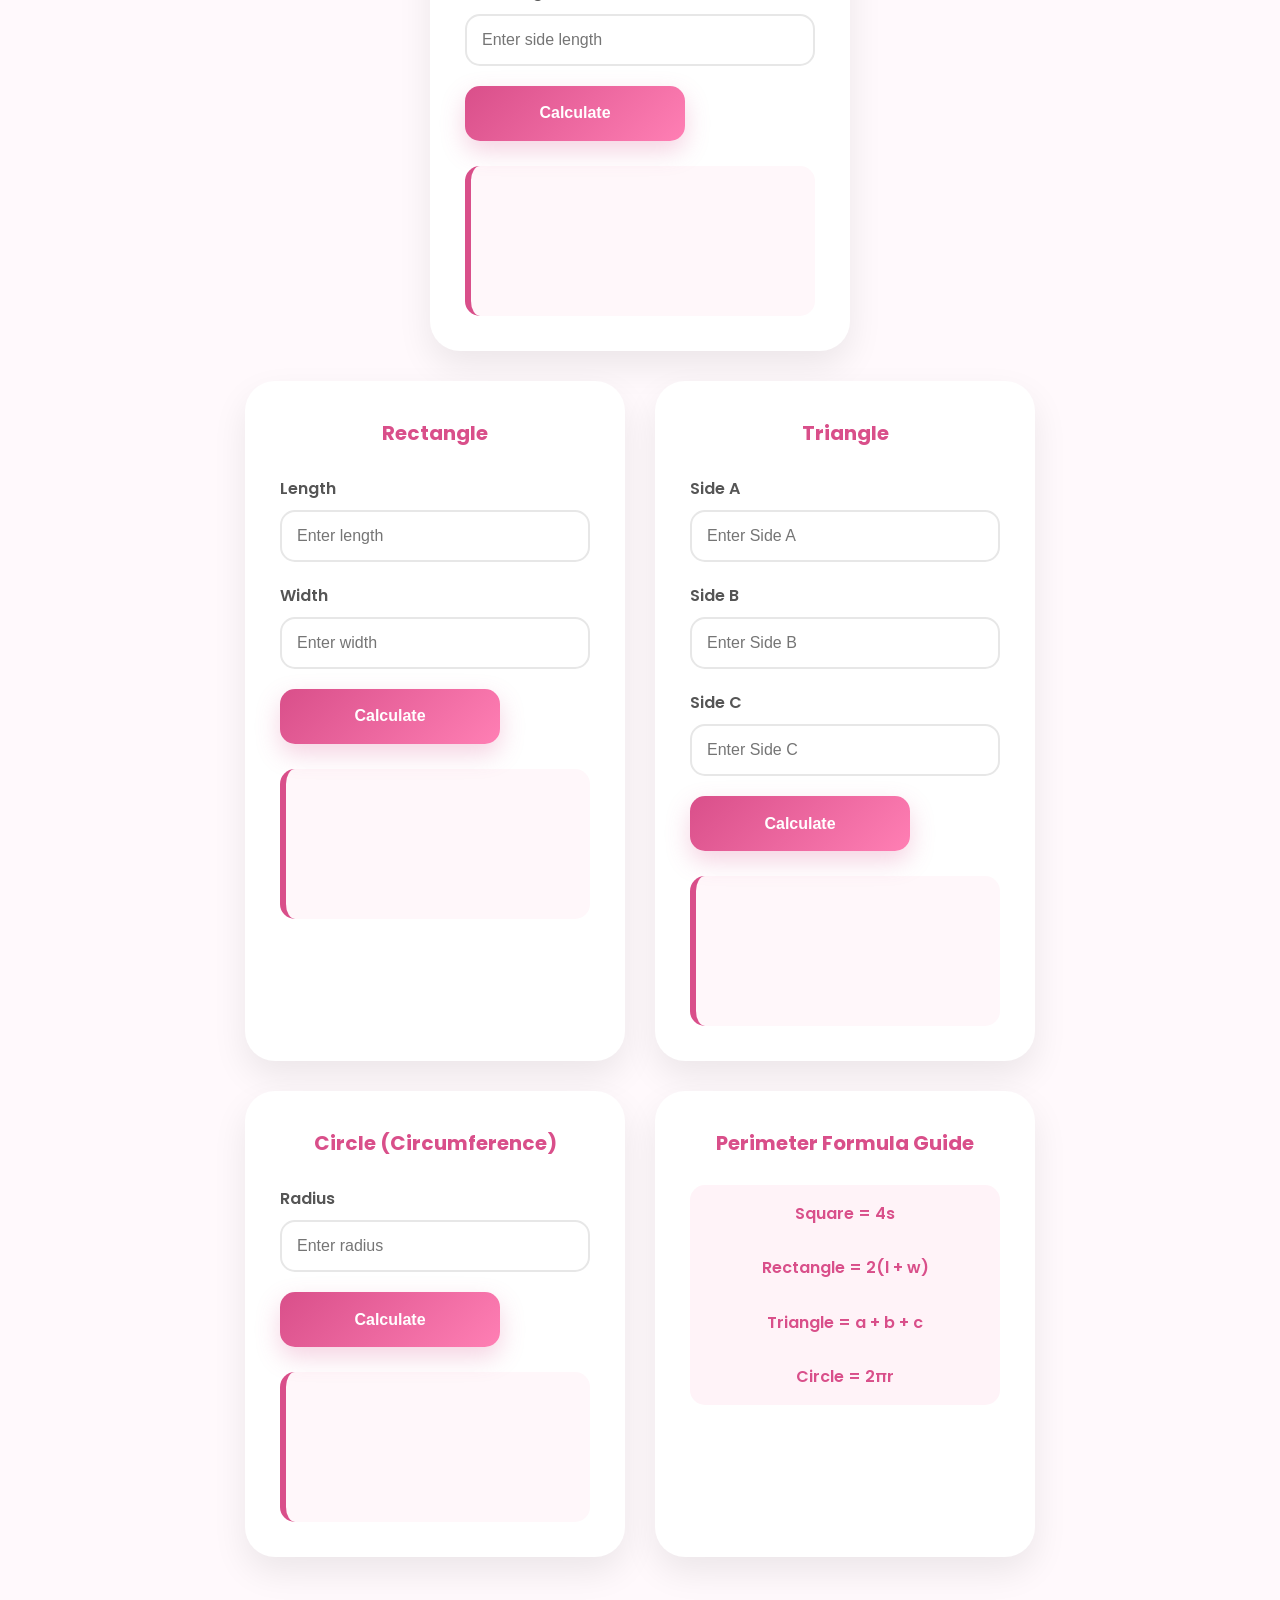
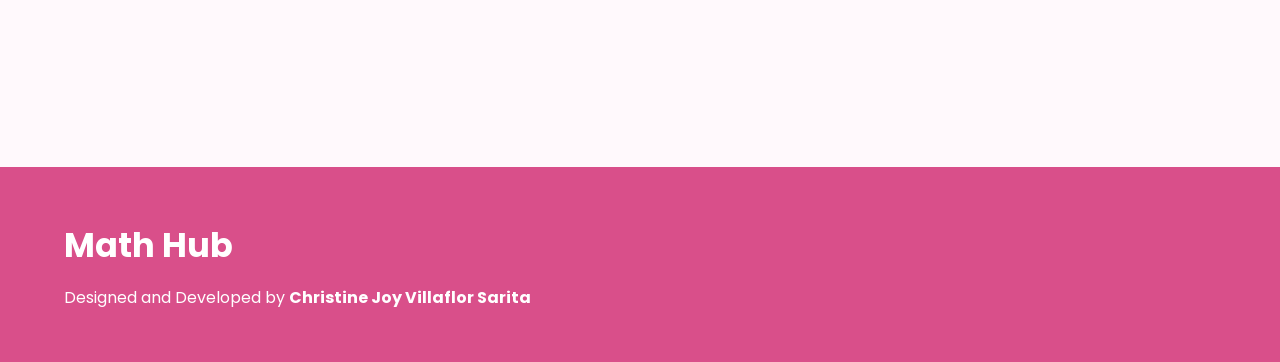
<file: perimeter.html>
<!DOCTYPE html>
<html lang="en">

<head>

    <meta charset="UTF-8">

    <meta name="viewport"
          content="width=device-width, initial-scale=1.0">

    <title>Math Hub | Perimeter</title>

    <link rel="icon"
          type="image/png"
          href="images/logo.png">

    <link rel="stylesheet"
          href="css/style.css">

</head>

<body>

<!--==========================================
                    NAVBAR
===========================================-->

<header>

    <div class="container">

        <nav class="navbar">

            <div class="logo">

                <img src="images/logo.png"
                     alt="Math Hub Logo">

                <h2>Math Hub</h2>

            </div>

            <ul class="nav-links">

                <li><a href="index.html">Home</a></li>

                <li><a href="calculator.html">Calculator</a></li>

                <li><a href="diameter.html">Diameter</a></li>

                <li><a href="area.html">Area</a></li>

                <li><a href="perimeter.html" class="active">Perimeter</a></li>

                <li><a href="volume.html">Volume</a></li>

                <li><a href="about.html">About</a></li>

            </ul>

        </nav>

    </div>

</header>



<!--==========================================
                    HERO
===========================================-->

<section class="hero">

    <div class="container">

        <h1>Perimeter Calculator</h1>

        <p>

            Learn the perimeter formulas of different
            geometric figures and solve them using the
            calculators below.

        </p>

    </div>

</section>



<!--==========================================
                FORMULA SECTION
===========================================-->

<section class="formula-section">

    <div class="container">

        <div class="section-title">

            <h2>Perimeter Formulas</h2>

            <p>

                Choose the appropriate formula based on
                the given geometric figure.

            </p>

        </div>



        <!-- TOP ROW -->

        <div class="row">

            <div class="formula-card">

                <h3>Square</h3>

                <div class="formula">

                    P = 4s

                </div>

            </div>



            <div class="formula-card">

                <h3>Rectangle</h3>

                <div class="formula">

                    P = 2(l + w)

                </div>

            </div>

        </div>



        <!-- BOTTOM ROW -->

        <div class="row">

            <div class="formula-card">

                <h3>Triangle</h3>

                <div class="formula">

                    P = a + b + c

                </div>

            </div>



            <div class="formula-card">

                <h3>Circle</h3>

                <div class="formula">

                    C = 2πr

                </div>

            </div>

        </div>

    </div>

</section>

<!--==========================================
            CALCULATOR SECTION
===========================================-->

<section class="calculator-section">

    <div class="container">

        <div class="section-title">

            <h2>Perimeter Calculator</h2>

            <p>

                Enter the required measurements and
                calculate the perimeter instantly.

            </p>

        </div>



        <!-- TOP CARD -->

        <div class="single-row">

            <div class="calc-card">

                <h3>Square</h3>

                <label>Side Length</label>

                <input
                    type="number"
                    id="squarePerimeterSide"
                    placeholder="Enter side length">

                <button onclick="calculateSquarePerimeter()">

                    Calculate

                </button>

                <div
                    class="result"
                    id="squarePerimeterResult">

                </div>

            </div>

        </div>



        <!-- SECOND ROW -->

        <div class="double-row">

            <div class="calc-card">

                <h3>Rectangle</h3>

                <label>Length</label>

                <input
                    type="number"
                    id="rectanglePerimeterLength"
                    placeholder="Enter length">

                <label>Width</label>

                <input
                    type="number"
                    id="rectanglePerimeterWidth"
                    placeholder="Enter width">

                <button onclick="calculateRectanglePerimeter()">

                    Calculate

                </button>

                <div
                    class="result"
                    id="rectanglePerimeterResult">

                </div>

            </div>



            <div class="calc-card">

                <h3>Triangle</h3>

                <label>Side A</label>

                <input
                    type="number"
                    id="triangleSideA"
                    placeholder="Enter Side A">

                <label>Side B</label>

                <input
                    type="number"
                    id="triangleSideB"
                    placeholder="Enter Side B">

                <label>Side C</label>

                <input
                    type="number"
                    id="triangleSideC"
                    placeholder="Enter Side C">

                <button onclick="calculateTrianglePerimeter()">

                    Calculate

                </button>

                <div
                    class="result"
                    id="trianglePerimeterResult">

                </div>

            </div>

        </div>



        <!-- THIRD ROW -->

        <div class="double-row">

            <div class="calc-card">

                <h3>Circle (Circumference)</h3>

                <label>Radius</label>

                <input
                    type="number"
                    id="circlePerimeterRadius"
                    placeholder="Enter radius">

                <button onclick="calculateCirclePerimeter()">

                    Calculate

                </button>

                <div
                    class="result"
                    id="circlePerimeterResult">

                </div>

            </div>



            <div class="calc-card">

                <h3>Perimeter Formula Guide</h3>

                <div class="formula">

                    Square = 4s

                    <br><br>

                    Rectangle = 2(l + w)

                    <br><br>

                    Triangle = a + b + c

                    <br><br>

                    Circle = 2πr

                </div>

            </div>

        </div>

    </div>

</section>



<!--==========================================
                    FOOTER
===========================================-->

<footer class="footer">

    <div class="container">

        <h2>Math Hub</h2>

        <p>

            Designed and Developed by

            <strong>Christine Joy Villaflor Sarita</strong>

        </p>

    </div>

</footer>



<script src="js/geometry.js"></script>

</body>

</html>
</file>
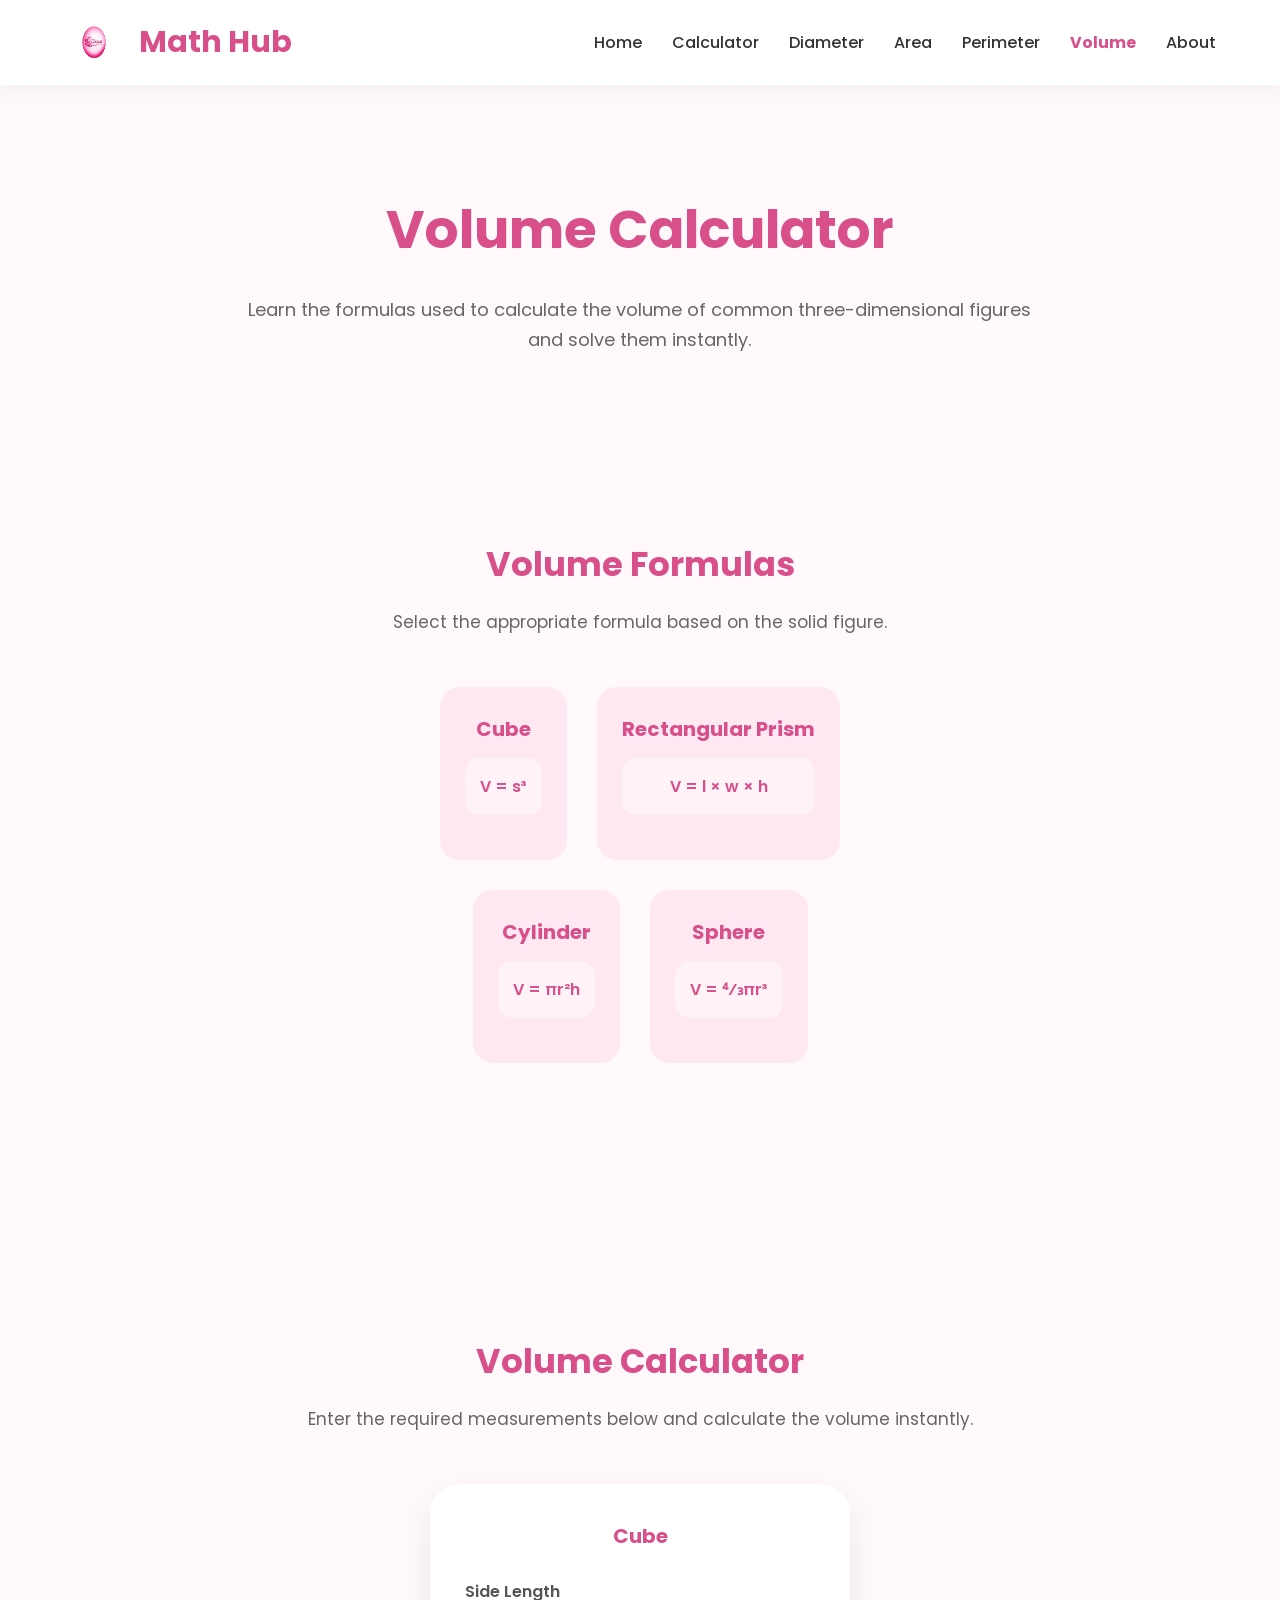
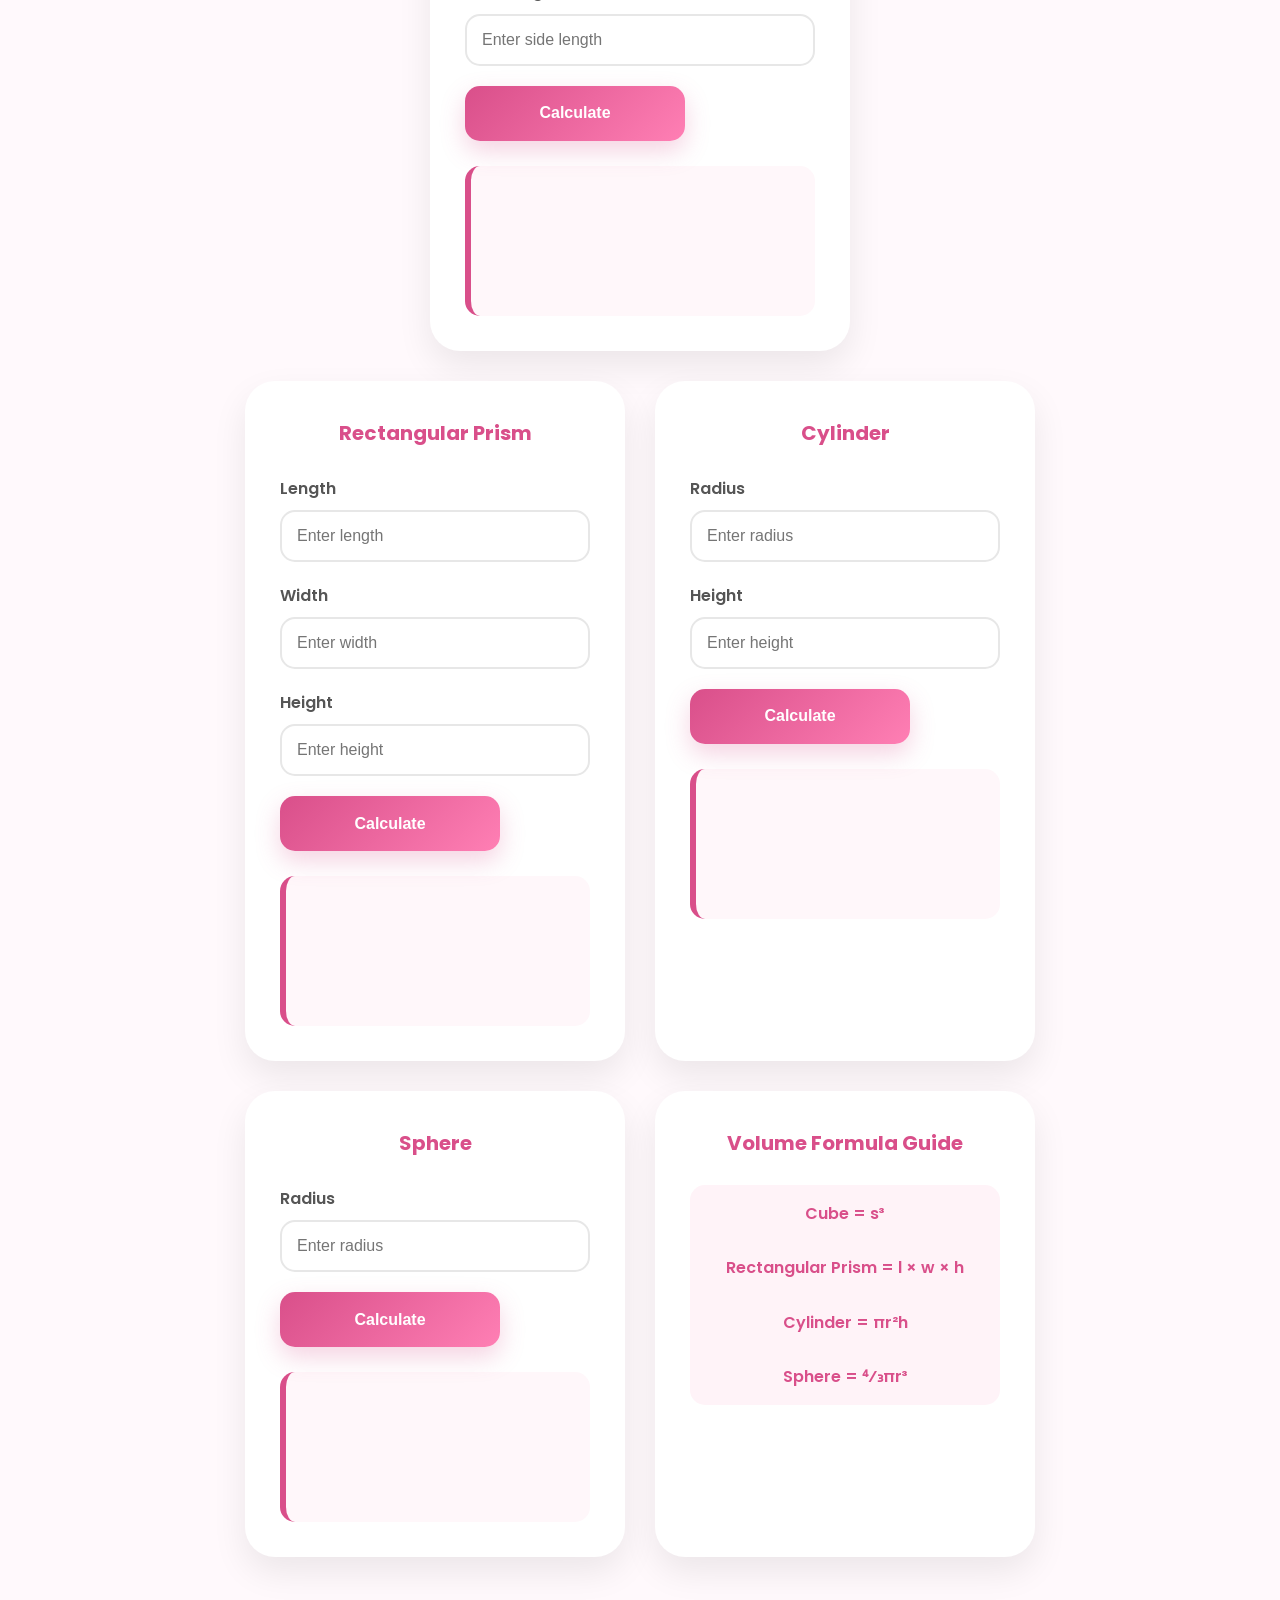
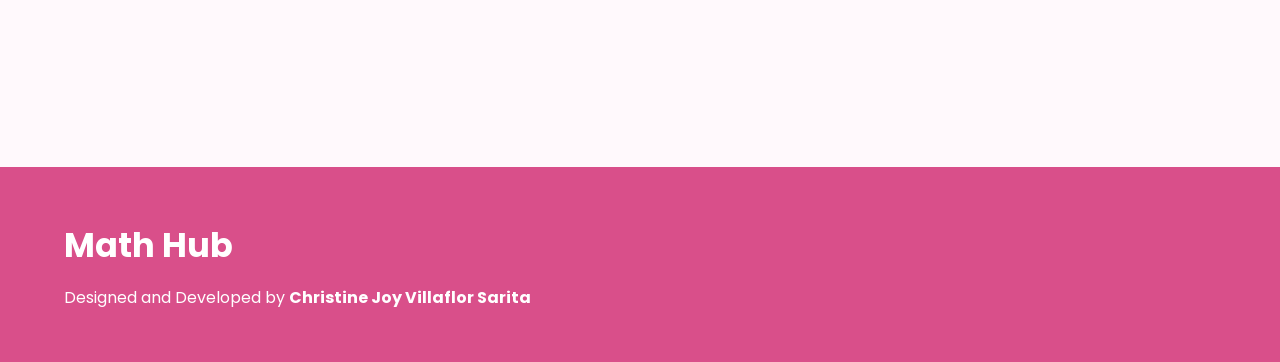
<file: volume.html>
<!DOCTYPE html>
<html lang="en">

<head>

    <meta charset="UTF-8">

    <meta name="viewport"
          content="width=device-width, initial-scale=1.0">

    <title>Math Hub | Volume</title>

    <link rel="icon"
          type="image/png"
          href="images/logo.png">

    <link rel="stylesheet"
          href="css/style.css">

</head>

<body>

<!--==========================================
                    NAVBAR
===========================================-->

<header>

    <div class="container">

        <nav class="navbar">

            <div class="logo">

                <img src="images/logo.png"
                     alt="Math Hub Logo">

                <h2>Math Hub</h2>

            </div>

            <ul class="nav-links">

                <li><a href="index.html">Home</a></li>

                <li><a href="calculator.html">Calculator</a></li>

                <li><a href="diameter.html">Diameter</a></li>

                <li><a href="area.html">Area</a></li>

                <li><a href="perimeter.html">Perimeter</a></li>

                <li><a href="volume.html" class="active">Volume</a></li>

                <li><a href="about.html">About</a></li>

            </ul>

        </nav>

    </div>

</header>



<!--==========================================
                    HERO
===========================================-->

<section class="hero">

    <div class="container">

        <h1>Volume Calculator</h1>

        <p>

            Learn the formulas used to calculate the
            volume of common three-dimensional figures
            and solve them instantly.

        </p>

    </div>

</section>



<!--==========================================
                FORMULA SECTION
===========================================-->

<section class="formula-section">

    <div class="container">

        <div class="section-title">

            <h2>Volume Formulas</h2>

            <p>

                Select the appropriate formula based on
                the solid figure.

            </p>

        </div>



        <!-- TOP ROW -->

        <div class="row">

            <div class="formula-card">

                <h3>Cube</h3>

                <div class="formula">

                    V = s³

                </div>

            </div>



            <div class="formula-card">

                <h3>Rectangular Prism</h3>

                <div class="formula">

                    V = l × w × h

                </div>

            </div>

        </div>



        <!-- BOTTOM ROW -->

        <div class="row">

            <div class="formula-card">

                <h3>Cylinder</h3>

                <div class="formula">

                    V = πr²h

                </div>

            </div>



            <div class="formula-card">

                <h3>Sphere</h3>

                <div class="formula">

                    V = ⁴⁄₃πr³

                </div>

            </div>

        </div>

    </div>

</section>

<!--==========================================
            CALCULATOR SECTION
===========================================-->

<section class="calculator-section">

    <div class="container">

        <div class="section-title">

            <h2>Volume Calculator</h2>

            <p>

                Enter the required measurements below
                and calculate the volume instantly.

            </p>

        </div>



        <!-- TOP CARD -->

        <div class="single-row">

            <div class="calc-card">

                <h3>Cube</h3>

                <label>Side Length</label>

                <input
                    type="number"
                    id="cubeSide"
                    placeholder="Enter side length">

                <button onclick="calculateCubeVolume()">

                    Calculate

                </button>

                <div
                    class="result"
                    id="cubeVolumeResult">

                </div>

            </div>

        </div>



        <!-- SECOND ROW -->

        <div class="double-row">

            <div class="calc-card">

                <h3>Rectangular Prism</h3>

                <label>Length</label>

                <input
                    type="number"
                    id="prismLength"
                    placeholder="Enter length">

                <label>Width</label>

                <input
                    type="number"
                    id="prismWidth"
                    placeholder="Enter width">

                <label>Height</label>

                <input
                    type="number"
                    id="prismHeight"
                    placeholder="Enter height">

                <button onclick="calculatePrismVolume()">

                    Calculate

                </button>

                <div
                    class="result"
                    id="prismVolumeResult">

                </div>

            </div>



            <div class="calc-card">

                <h3>Cylinder</h3>

                <label>Radius</label>

                <input
                    type="number"
                    id="cylinderRadius"
                    placeholder="Enter radius">

                <label>Height</label>

                <input
                    type="number"
                    id="cylinderHeight"
                    placeholder="Enter height">

                <button onclick="calculateCylinderVolume()">

                    Calculate

                </button>

                <div
                    class="result"
                    id="cylinderVolumeResult">

                </div>

            </div>

        </div>



        <!-- THIRD ROW -->

        <div class="double-row">

            <div class="calc-card">

                <h3>Sphere</h3>

                <label>Radius</label>

                <input
                    type="number"
                    id="sphereRadius"
                    placeholder="Enter radius">

                <button onclick="calculateSphereVolume()">

                    Calculate

                </button>

                <div
                    class="result"
                    id="sphereVolumeResult">

                </div>

            </div>



            <div class="calc-card">

                <h3>Volume Formula Guide</h3>

                <div class="formula">

                    Cube = s³

                    <br><br>

                    Rectangular Prism = l × w × h

                    <br><br>

                    Cylinder = πr²h

                    <br><br>

                    Sphere = ⁴⁄₃πr³

                </div>

            </div>

        </div>

    </div>

</section>



<!--==========================================
                    FOOTER
===========================================-->

<footer class="footer">

    <div class="container">

        <h2>Math Hub</h2>

        <p>

            Designed and Developed by

            <strong>Christine Joy Villaflor Sarita</strong>

        </p>

    </div>

</footer>

<script src="js/geometry.js"></script>

</body>

</html>
</file>
<file: css/style.css>
/*==========================================================
                    MATH HUB V2
        Designed by Christine Joy Villaflor Sarita
==========================================================*/


/*==========================================================
                    GOOGLE FONT
==========================================================*/

@import url('https://fonts.googleapis.com/css2?family=Poppins:wght@300;400;500;600;700;800&display=swap');


/*==========================================================
                    RESET
==========================================================*/

*{
    margin:0;
    padding:0;
    box-sizing:border-box;
}

html{
    scroll-behavior:smooth;
}

body{

    font-family:'Poppins',sans-serif;

    background:#fff9fc;

    color:#333;

    line-height:1.7;

    overflow-x:hidden;

}


/*==========================================================
                    VARIABLES
==========================================================*/

:root{

    --primary:#d94f8a;

    --primary-dark:#c53d79;

    --light:#ffe8f1;

    --background:#fff9fc;

    --white:#ffffff;

    --text:#333333;

    --gray:#666666;

    --shadow:0 15px 35px rgba(0,0,0,.08);

    --radius:25px;

    --transition:.35s ease;

}



/*==========================================================
                    GLOBAL
==========================================================*/

img{

    max-width:100%;

    display:block;

}

a{

    text-decoration:none;

    color:inherit;

}

ul{

    list-style:none;

}

.container{

    width:90%;

    max-width:1300px;

    margin:auto;

}

section{

    padding:80px 0;

}


/*==========================================================
                    HEADINGS
==========================================================*/

h1{

    font-size:3.3rem;

    color:var(--primary);

    font-weight:700;

    margin-bottom:20px;

}

h2{

    font-size:2.1rem;

    color:var(--primary);

    margin-bottom:15px;

}

h3{

    font-size:1.25rem;

    color:var(--primary);

    margin-bottom:12px;

}

p{

    color:var(--gray);

    font-size:17px;

}


/*==========================================================
                    NAVIGATION
==========================================================*/

header{

    position:sticky;

    top:0;

    z-index:999;

    background:white;

    box-shadow:0 5px 20px rgba(0,0,0,.05);

}

.navbar{

    height:85px;

    display:flex;

    justify-content:space-between;

    align-items:center;

}

.logo{

    display:flex;

    align-items:center;

    gap:15px;

}

.logo img{

    width:60px;

    height:60px;

}

.logo h2{

    margin:0;

    font-size:30px;

}

.nav-links{

    display:flex;

    gap:30px;

}

.nav-links a{

    font-weight:500;

    transition:var(--transition);

}

.nav-links a:hover{

    color:var(--primary);

}

.nav-links .active{

    color:var(--primary);

    font-weight:700;

}


/*==========================================================
                    HERO
==========================================================*/

.hero{

    text-align:center;

    padding:100px 0;

}

.hero-logo{

    width:140px;

    margin:0 auto 25px;

}

.hero p{

    width:70%;

    margin:auto;

    font-size:18px;

}


/*==========================================================
                HERO BUTTONS
==========================================================*/

.hero-buttons{

    display:flex;

    justify-content:center;

    gap:20px;

    margin-top:40px;

    flex-wrap:wrap;

}

/*==========================================================
                    BUTTON SYSTEM
==========================================================*/

.btn,
button{

    display:inline-flex;

    justify-content:center;

    align-items:center;

    width:220px;

    height:55px;

    border:none;

    border-radius:15px;

    background:linear-gradient(135deg,var(--primary),#ff7fb4);

    color:var(--white);

    font-size:16px;

    font-weight:600;

    cursor:pointer;

    transition:var(--transition);

    box-shadow:0 10px 25px rgba(217,79,138,.25);

}

.btn:hover,
button:hover{

    transform:translateY(-4px);

    box-shadow:0 15px 35px rgba(217,79,138,.35);

}

.secondary-btn{

    background:white;

    color:var(--primary);

    border:2px solid var(--primary);

    box-shadow:none;

}

.secondary-btn:hover{

    background:var(--primary);

    color:white;

}



/*==========================================================
                    INPUTS
==========================================================*/

label{

    display:block;

    margin-bottom:8px;

    font-weight:600;

    color:#555;

}

input{

    width:100%;

    height:52px;

    padding:15px;

    border:2px solid #e7e7e7;

    border-radius:15px;

    outline:none;

    font-size:16px;

    margin-bottom:20px;

    transition:var(--transition);

}

input:focus{

    border-color:var(--primary);

    box-shadow:0 0 12px rgba(217,79,138,.20);

}



/*==========================================================
                    CARD SYSTEM
==========================================================*/

.card{

    background:white;

    border-radius:var(--radius);

    padding:35px;

    box-shadow:var(--shadow);

    transition:var(--transition);

}

.card:hover{

    transform:translateY(-8px);

}



/*==========================================================
                    SECTION TITLE
==========================================================*/

.section-title{

    text-align:center;

    margin-bottom:50px;

}

.section-title p{

    max-width:700px;

    margin:auto;

}



/*==========================================================
                    FEATURE GRID
==========================================================*/

.feature-grid{

    display:grid;

    grid-template-columns:repeat(3,1fr);

    gap:30px;

}

.feature-card{

    background:white;

    padding:35px;

    border-radius:25px;

    text-align:center;

    box-shadow:var(--shadow);

    transition:var(--transition);

}

.feature-card:hover{

    transform:translateY(-8px);

}

.feature-card p{

    margin-top:10px;

}



/*==========================================================
                    WHY SECTION
==========================================================*/

.why-grid{

    display:grid;

    grid-template-columns:repeat(3,1fr);

    gap:30px;

}

.why-card{

    background:white;

    padding:35px;

    border-radius:25px;

    text-align:center;

    box-shadow:var(--shadow);

    transition:var(--transition);

}

.why-card:hover{

    transform:translateY(-8px);

}

/*==========================================================
                FORMULA SECTION
==========================================================*/

.formula-section{

    text-align:center;

}

.formula-box{

    background:var(--white);

    padding:45px;

    border-radius:30px;

    box-shadow:var(--shadow);

}

.formula-box p{

    margin-bottom:40px;

}

.formula-grid{

    display:grid;

    grid-template-columns:repeat(4,1fr);

    gap:25px;

}

.formula-card{

    background:var(--light);

    padding:25px;

    border-radius:20px;

    transition:var(--transition);

}

.formula-card:hover{

    transform:translateY(-6px);

}

.formula-card h4{

    color:var(--primary);

    margin-bottom:10px;

    font-size:18px;

}

.formula-card p{

    font-weight:600;

    color:#333;

}



/*==========================================================
                CALCULATOR SECTION
==========================================================*/

.calculator-section{

    margin-top:80px;

}



/*==========================================================
                ROW SYSTEM
==========================================================*/

.row{

    display:flex;

    justify-content:center;

    gap:30px;

    margin-bottom:30px;

    flex-wrap:wrap;

}



/*==========================================================
                CALCULATOR CARD
==========================================================*/

.calc-card{

    width:380px;

    background:white;

    padding:35px;

    border-radius:30px;

    box-shadow:var(--shadow);

    transition:var(--transition);

}

.calc-card:hover{

    transform:translateY(-8px);

}

.calc-card h3{

    text-align:center;

    margin-bottom:25px;

}



/*==========================================================
                DIAMETER LAYOUT (1-3)
==========================================================*/

.single-row{

    display:flex;

    justify-content:center;

    margin-bottom:30px;

}

.single-row .calc-card{

    width:420px;

}



/*==========================================================
                AREA / PERIMETER / VOLUME
                    LAYOUT (1-2-2)
==========================================================*/

.double-row{

    display:flex;

    justify-content:center;

    gap:30px;

    margin-bottom:30px;

    flex-wrap:wrap;

}



/*==========================================================
                RESULT BOX
==========================================================*/

.result{

    margin-top:25px;

    padding:20px;

    background:#fff7fa;

    border-left:6px solid var(--primary);

    border-radius:15px;

    min-height:150px;

    color:#444;

    line-height:1.8;

    word-break:break-word;

}



/*==========================================================
                FORMULA DISPLAY
==========================================================*/

.formula{

    background:#fff3f8;

    border-radius:15px;

    padding:15px;

    text-align:center;

    font-weight:600;

    color:var(--primary);

    margin-bottom:20px;

}

/*==========================================================
                    ABOUT PAGE
==========================================================*/

.about-section{

    padding:80px 0;

}

.about-grid{

    display:grid;

    grid-template-columns:repeat(2,1fr);

    gap:40px;

    align-items:center;

}

.about-card{

    background:var(--white);

    padding:40px;

    border-radius:30px;

    box-shadow:var(--shadow);

}

.about-card img{

    width:250px;

    height:250px;

    object-fit:cover;

    border-radius:50%;

    margin:0 auto 25px;

    border:6px solid var(--light);

}

.about-card h2,
.about-card h3,
.about-card p{

    text-align:center;

}



/*==========================================================
                SCIENTIFIC CALCULATOR
==========================================================*/

.calculator-container{

    max-width:500px;

    margin:0 auto;

    background:white;

    padding:35px;

    border-radius:30px;

    box-shadow:var(--shadow);

}

.calculator-display{

    width:100%;

    height:70px;

    border:none;

    background:#f8f8f8;

    border-radius:15px;

    padding:15px;

    font-size:28px;

    text-align:right;

    margin-bottom:25px;

}

.calculator-buttons{

    display:grid;

    grid-template-columns:repeat(4,1fr);

    gap:15px;

}

.calculator-buttons button{

    width:100%;

    height:65px;

}



/*==========================================================
                    FOOTER
==========================================================*/

.footer{

    margin-top:100px;

    background:var(--primary);

    color:white;

    padding:50px 0;

}

.footer .container{

    text-align:left;

}

.footer h2{

    color:white;

    margin-bottom:10px;

}

.footer p{

    color:white;

    font-size:16px;

}



/*==========================================================
                    ANIMATIONS
==========================================================*/

.card,
.feature-card,
.why-card,
.calc-card,
.formula-card,
.about-card{

    transition:all .35s ease;

}

.card:hover,
.feature-card:hover,
.why-card:hover,
.calc-card:hover,
.formula-card:hover,
.about-card:hover{

    transform:translateY(-8px);

}



/*==========================================================
                    RESPONSIVE
==========================================================*/

@media(max-width:1100px){

    .feature-grid{

        grid-template-columns:repeat(2,1fr);

    }

    .why-grid{

        grid-template-columns:repeat(2,1fr);

    }

    .formula-grid{

        grid-template-columns:repeat(2,1fr);

    }

    .about-grid{

        grid-template-columns:1fr;

    }

}



@media(max-width:768px){

    h1{

        font-size:2.5rem;

    }

    h2{

        font-size:1.8rem;

    }

    .hero p{

        width:100%;

    }

    .navbar{

        flex-direction:column;

        height:auto;

        padding:20px 0;

    }

    .nav-links{

        flex-wrap:wrap;

        justify-content:center;

        margin-top:20px;

        gap:18px;

    }

    .feature-grid{

        grid-template-columns:1fr;

    }

    .why-grid{

        grid-template-columns:1fr;

    }

    .formula-grid{

        grid-template-columns:1fr;

    }

    .double-row{

        flex-direction:column;

        align-items:center;

    }

    .calc-card{

        width:100%;

    }

    .single-row .calc-card{

        width:100%;

    }

}



@media(max-width:500px){

    .hero{

        padding:70px 0;

    }

    .hero-logo{

        width:110px;

    }

    .btn{

        width:100%;

    }

    .calculator-buttons{

        gap:10px;

    }

    .calculator-buttons button{

        height:55px;

        font-size:16px;

    }

}
</file>
